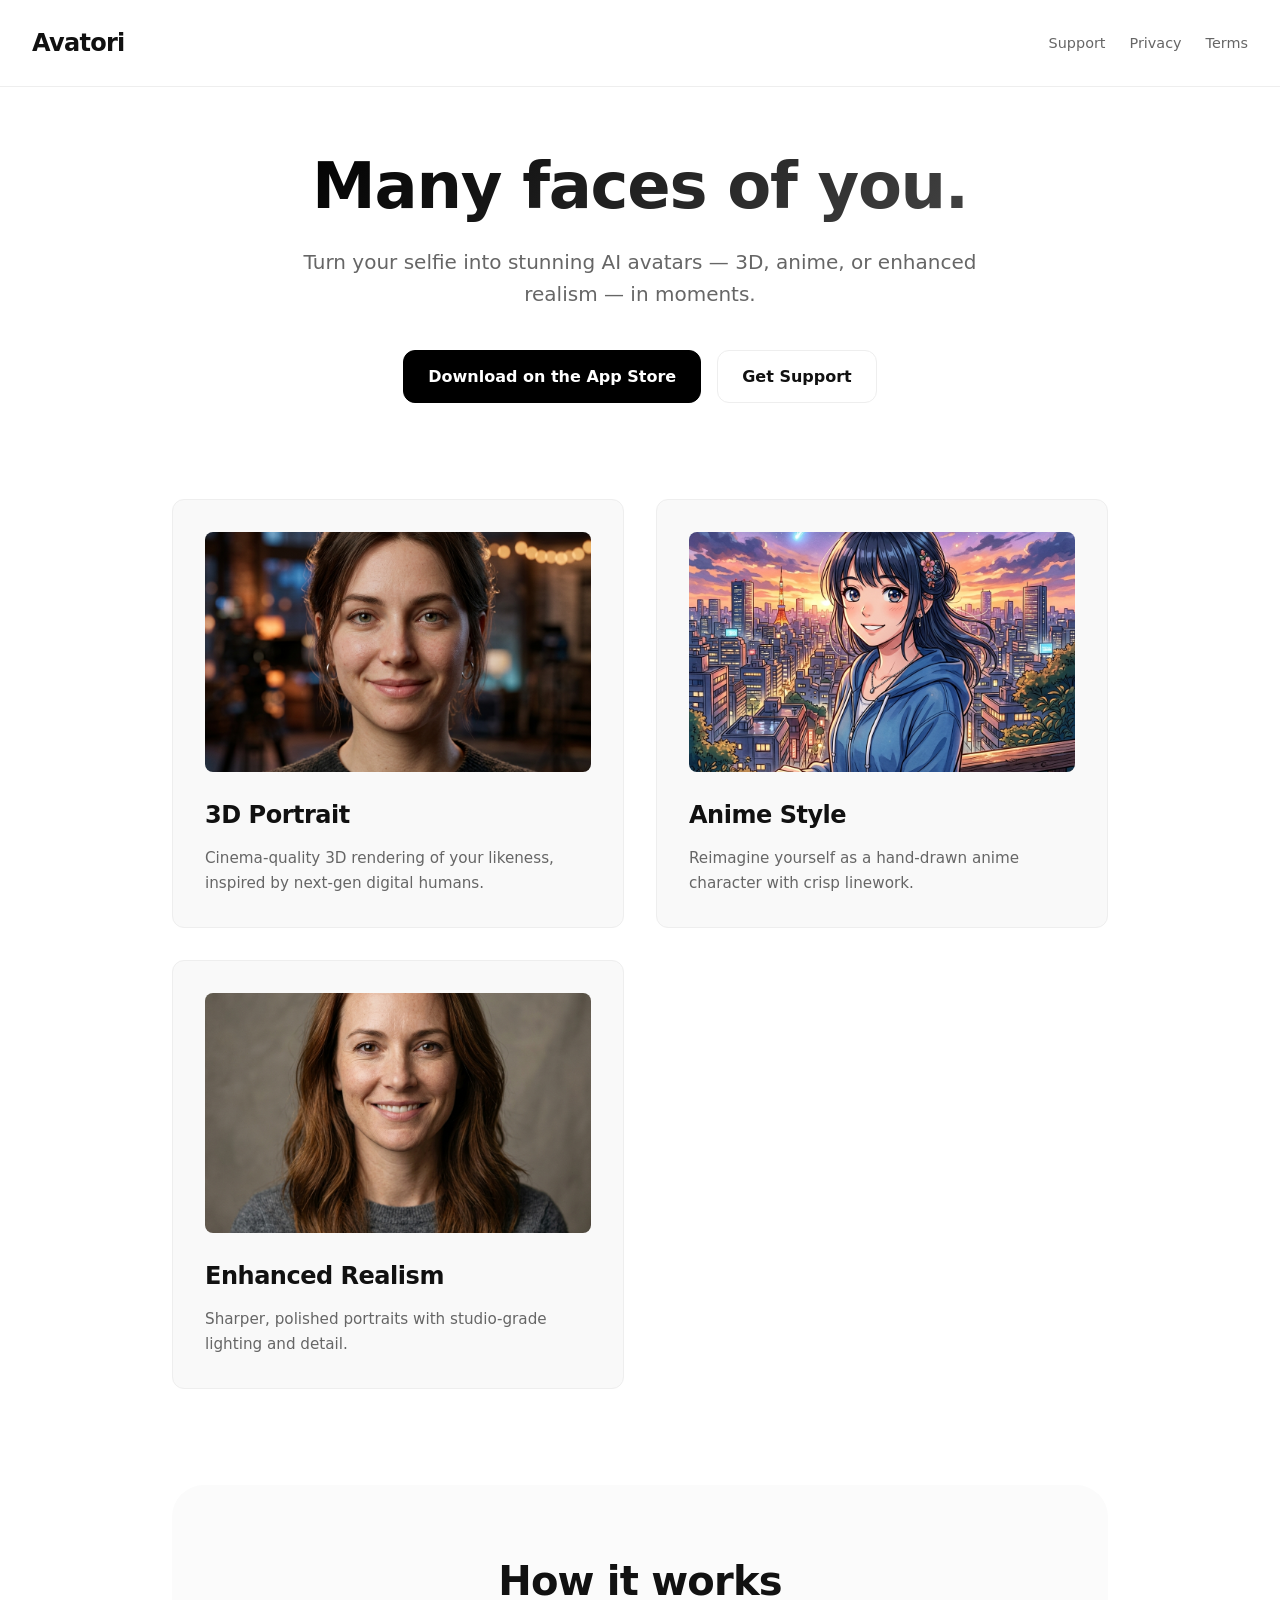
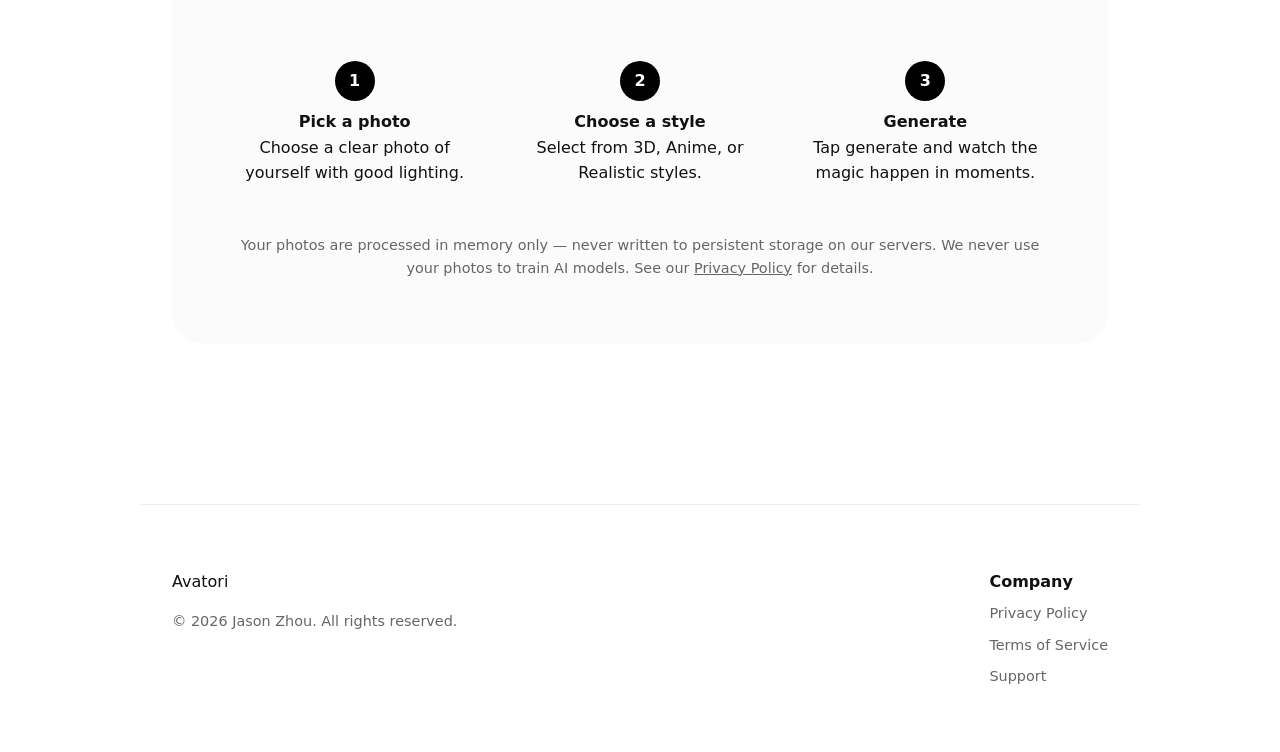
<file: index.html>
<!DOCTYPE html>
<html lang="en">
<head>
  <meta charset="UTF-8" />
  <meta name="viewport" content="width=device-width, initial-scale=1.0" />
  <title>Avatori — AI Avatar Studio</title>
  <meta name="description" content="Avatori turns your selfie into stunning AI avatars in moments. 3D portraits, anime, and enhanced realism — on iOS." />
  <meta property="og:title" content="Avatori — AI Avatar Studio" />
  <meta property="og:description" content="Turn your selfie into stunning AI avatars in moments." />
  <link rel="stylesheet" href="styles.css" />
</head>
<body>
  <header class="site">
    <a href="/" class="brand">Avatori</a>
    <nav>
      <a href="support.html">Support</a>
      <a href="privacy.html">Privacy</a>
      <a href="terms.html">Terms</a>
    </nav>
  </header>

  <main>
    <section class="hero">
      <h1>Many faces of you.</h1>
      <p class="tagline">Turn your selfie into stunning AI avatars — 3D, anime, or enhanced realism — in moments.</p>
      <div class="cta-row">
        <a class="cta primary" href="#">Download on the App Store</a>
        <a class="cta" href="support.html">Get Support</a>
      </div>
    </section>

    <section class="features">
      <div class="feature">
        <img src="avatar-3d.png" alt="3D Portrait example" />
        <h3>3D Portrait</h3>
        <p>Cinema-quality 3D rendering of your likeness, inspired by next-gen digital humans.</p>
      </div>
      <div class="feature">
        <img src="avatar-anime.png" alt="Anime Style example" />
        <h3>Anime Style</h3>
        <p>Reimagine yourself as a hand-drawn anime character with crisp linework.</p>
      </div>
      <div class="feature">
        <img src="avatar-realistic.png" alt="Enhanced Realism example" />
        <h3>Enhanced Realism</h3>
        <p>Sharper, polished portraits with studio-grade lighting and detail.</p>
      </div>
    </section>

    <section class="how-it-works">
      <h2>How it works</h2>
      <ol>
        <li>
          <strong>Pick a photo</strong>
          <p>Choose a clear photo of yourself with good lighting.</p>
        </li>
        <li>
          <strong>Choose a style</strong>
          <p>Select from 3D, Anime, or Realistic styles.</p>
        </li>
        <li>
          <strong>Generate</strong>
          <p>Tap generate and watch the magic happen in moments.</p>
        </li>
      </ol>
      <p class="muted" style="text-align: center;">Your photos are processed in memory only — never written to persistent storage on our servers. We never use your photos to train AI models. See our <a href="privacy.html" style="text-decoration: underline;">Privacy Policy</a> for details.</p>
    </section>
  </main>

  <footer class="site">
    <div>
      <div class="brand" style="margin-bottom: 1rem;">Avatori</div>
      <p class="muted">&copy; <span id="year">2026</span> Jason Zhou. All rights reserved.</p>
    </div>
    <nav>
      <strong>Company</strong>
      <a href="privacy.html">Privacy Policy</a>
      <a href="terms.html">Terms of Service</a>
      <a href="support.html">Support</a>
    </nav>
  </footer>

  <script>
    document.getElementById('year').textContent = new Date().getFullYear();
  </script>
</body>
</html>
</file>
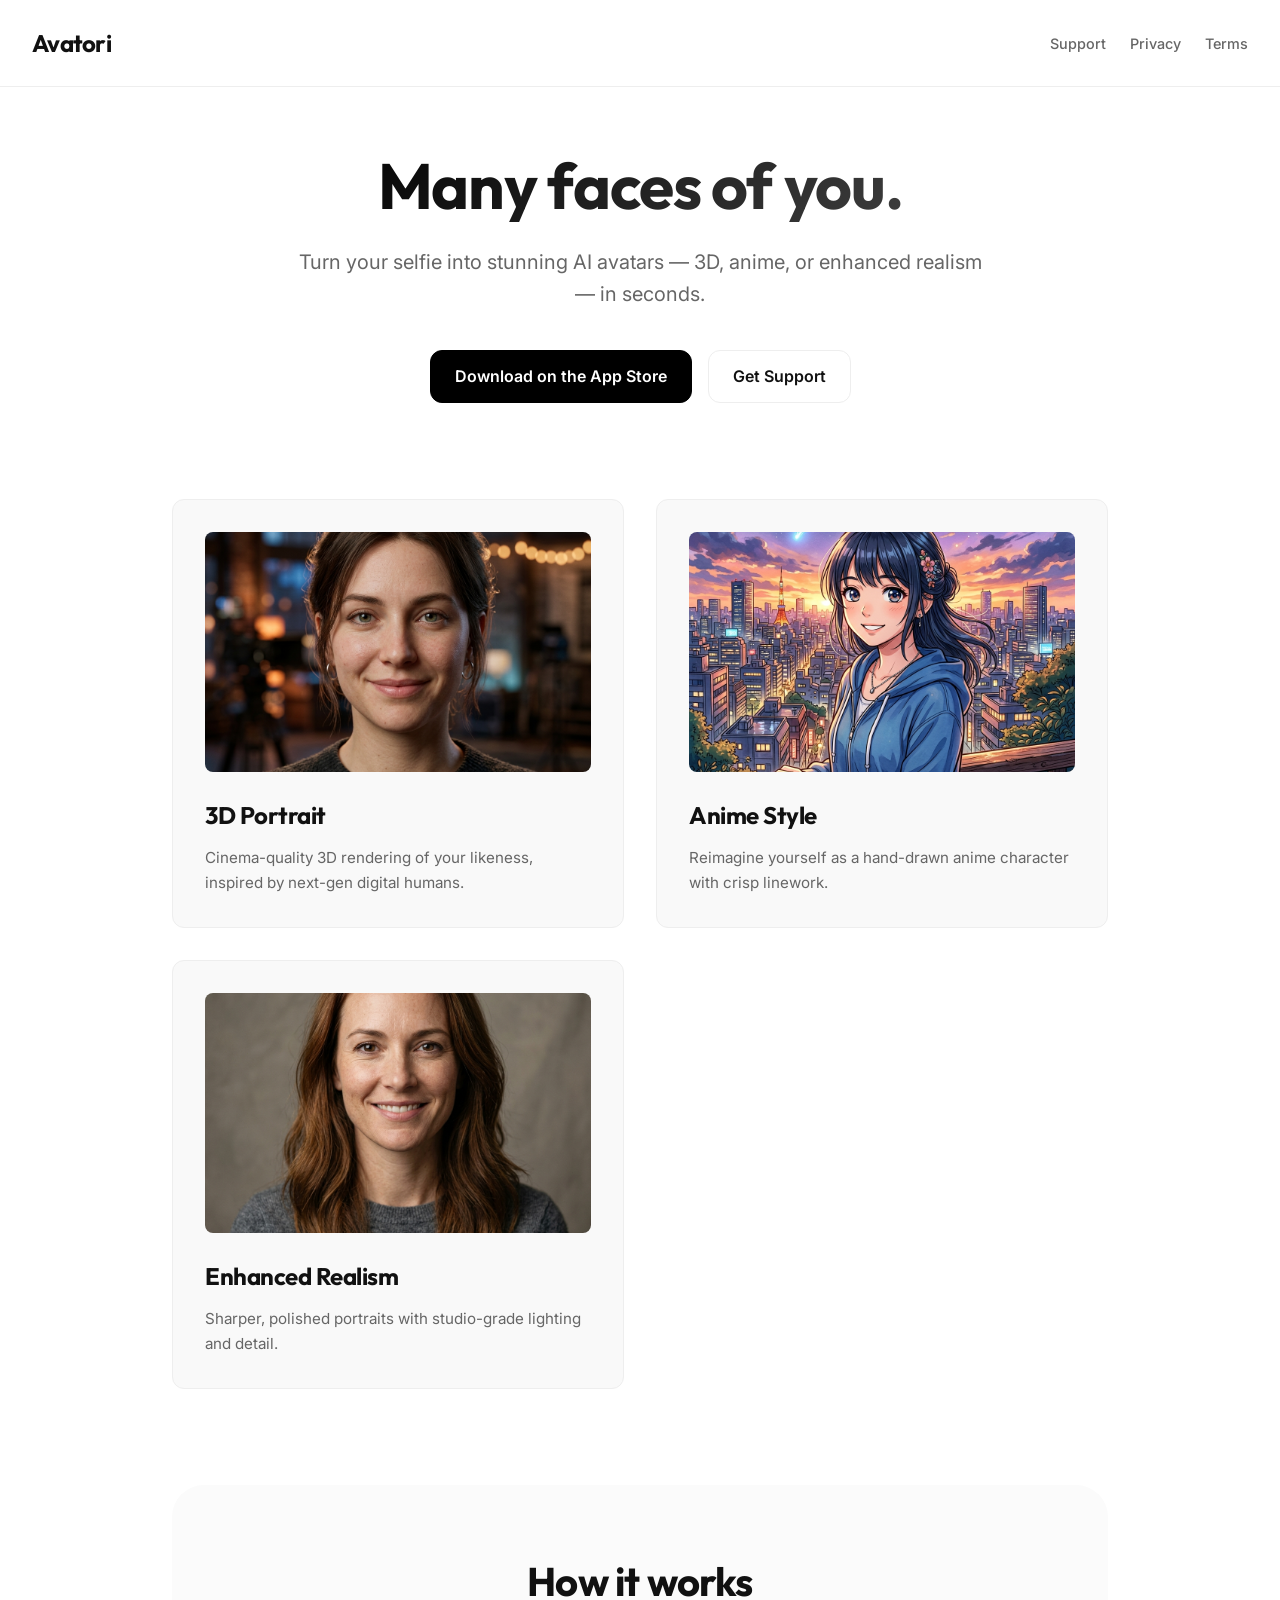
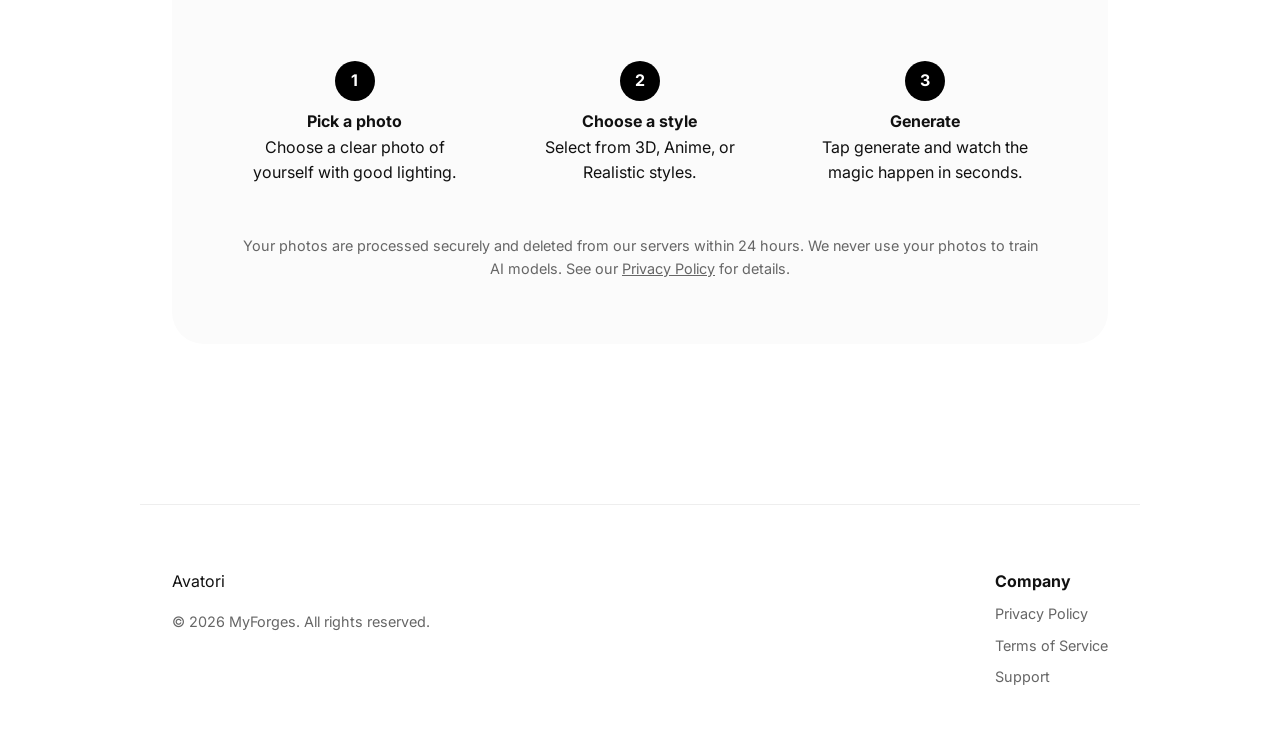
<file: website/index.html>
<!DOCTYPE html>
<html lang="en">
<head>
  <meta charset="UTF-8" />
  <meta name="viewport" content="width=device-width, initial-scale=1.0" />
  <title>Avatori — AI Avatar Studio</title>
  <meta name="description" content="Avatori turns your selfie into stunning AI avatars in seconds. 3D portraits, anime, and enhanced realism — on iOS." />
  <meta property="og:title" content="Avatori — AI Avatar Studio" />
  <meta property="og:description" content="Turn your selfie into stunning AI avatars in seconds." />
  <link rel="stylesheet" href="styles.css" />
</head>
<body>
  <header class="site">
    <a href="/" class="brand">Avatori</a>
    <nav>
      <a href="support.html">Support</a>
      <a href="privacy.html">Privacy</a>
      <a href="terms.html">Terms</a>
    </nav>
  </header>

  <main>
    <section class="hero">
      <h1>Many faces of you.</h1>
      <p class="tagline">Turn your selfie into stunning AI avatars — 3D, anime, or enhanced realism — in seconds.</p>
      <div class="cta-row">
        <a class="cta primary" href="#">Download on the App Store</a>
        <a class="cta" href="support.html">Get Support</a>
      </div>
    </section>

    <section class="features">
      <div class="feature">
        <img src="avatar-3d.png" alt="3D Portrait example" />
        <h3>3D Portrait</h3>
        <p>Cinema-quality 3D rendering of your likeness, inspired by next-gen digital humans.</p>
      </div>
      <div class="feature">
        <img src="avatar-anime.png" alt="Anime Style example" />
        <h3>Anime Style</h3>
        <p>Reimagine yourself as a hand-drawn anime character with crisp linework.</p>
      </div>
      <div class="feature">
        <img src="avatar-realistic.png" alt="Enhanced Realism example" />
        <h3>Enhanced Realism</h3>
        <p>Sharper, polished portraits with studio-grade lighting and detail.</p>
      </div>
    </section>

    <section class="how-it-works">
      <h2>How it works</h2>
      <ol>
        <li>
          <strong>Pick a photo</strong>
          <p>Choose a clear photo of yourself with good lighting.</p>
        </li>
        <li>
          <strong>Choose a style</strong>
          <p>Select from 3D, Anime, or Realistic styles.</p>
        </li>
        <li>
          <strong>Generate</strong>
          <p>Tap generate and watch the magic happen in seconds.</p>
        </li>
      </ol>
      <p class="muted" style="text-align: center;">Your photos are processed securely and deleted from our servers within 24 hours. We never use your photos to train AI models. See our <a href="privacy.html" style="text-decoration: underline;">Privacy Policy</a> for details.</p>
    </section>
  </main>

  <footer class="site">
    <div>
      <div class="brand" style="margin-bottom: 1rem;">Avatori</div>
      <p class="muted">&copy; <span id="year">2026</span> MyForges. All rights reserved.</p>
    </div>
    <nav>
      <strong>Company</strong>
      <a href="privacy.html">Privacy Policy</a>
      <a href="terms.html">Terms of Service</a>
      <a href="support.html">Support</a>
    </nav>
  </footer>

  <script>
    document.getElementById('year').textContent = new Date().getFullYear();
  </script>
</body>
</html>
</file>
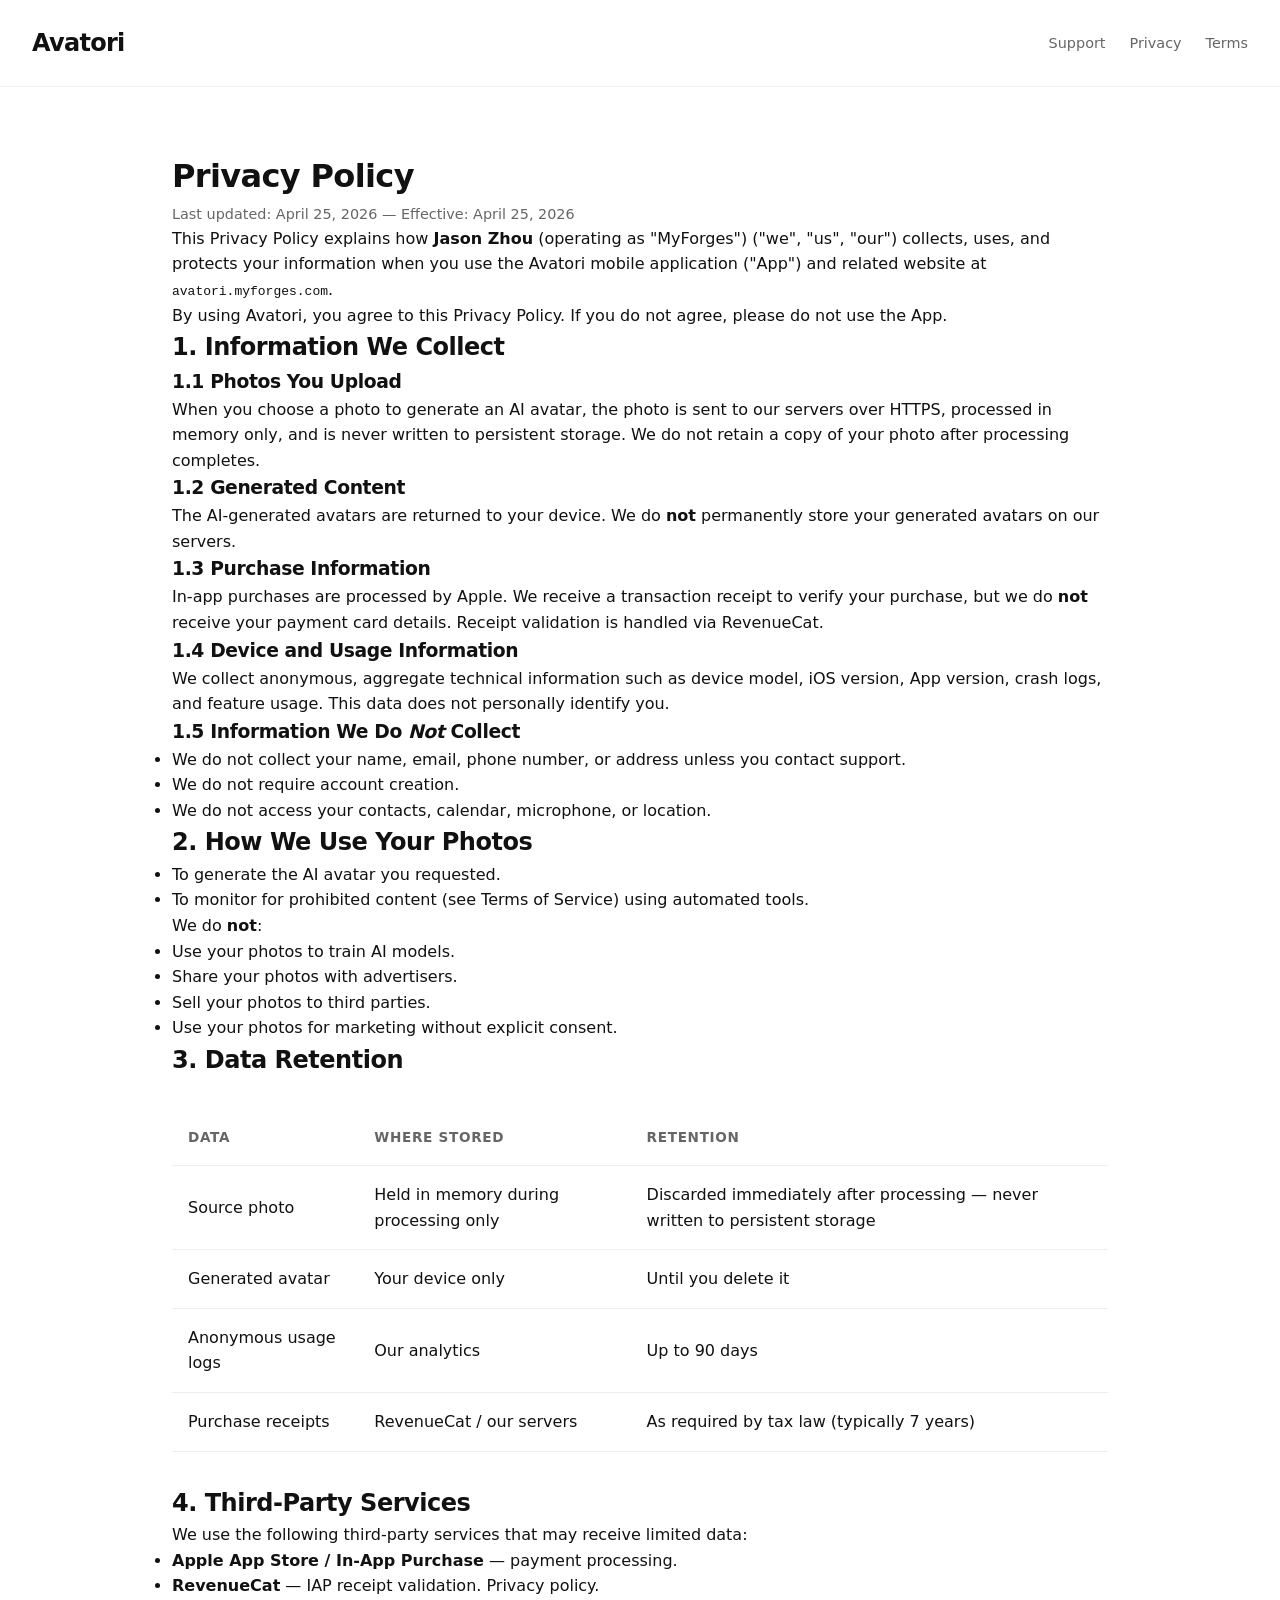
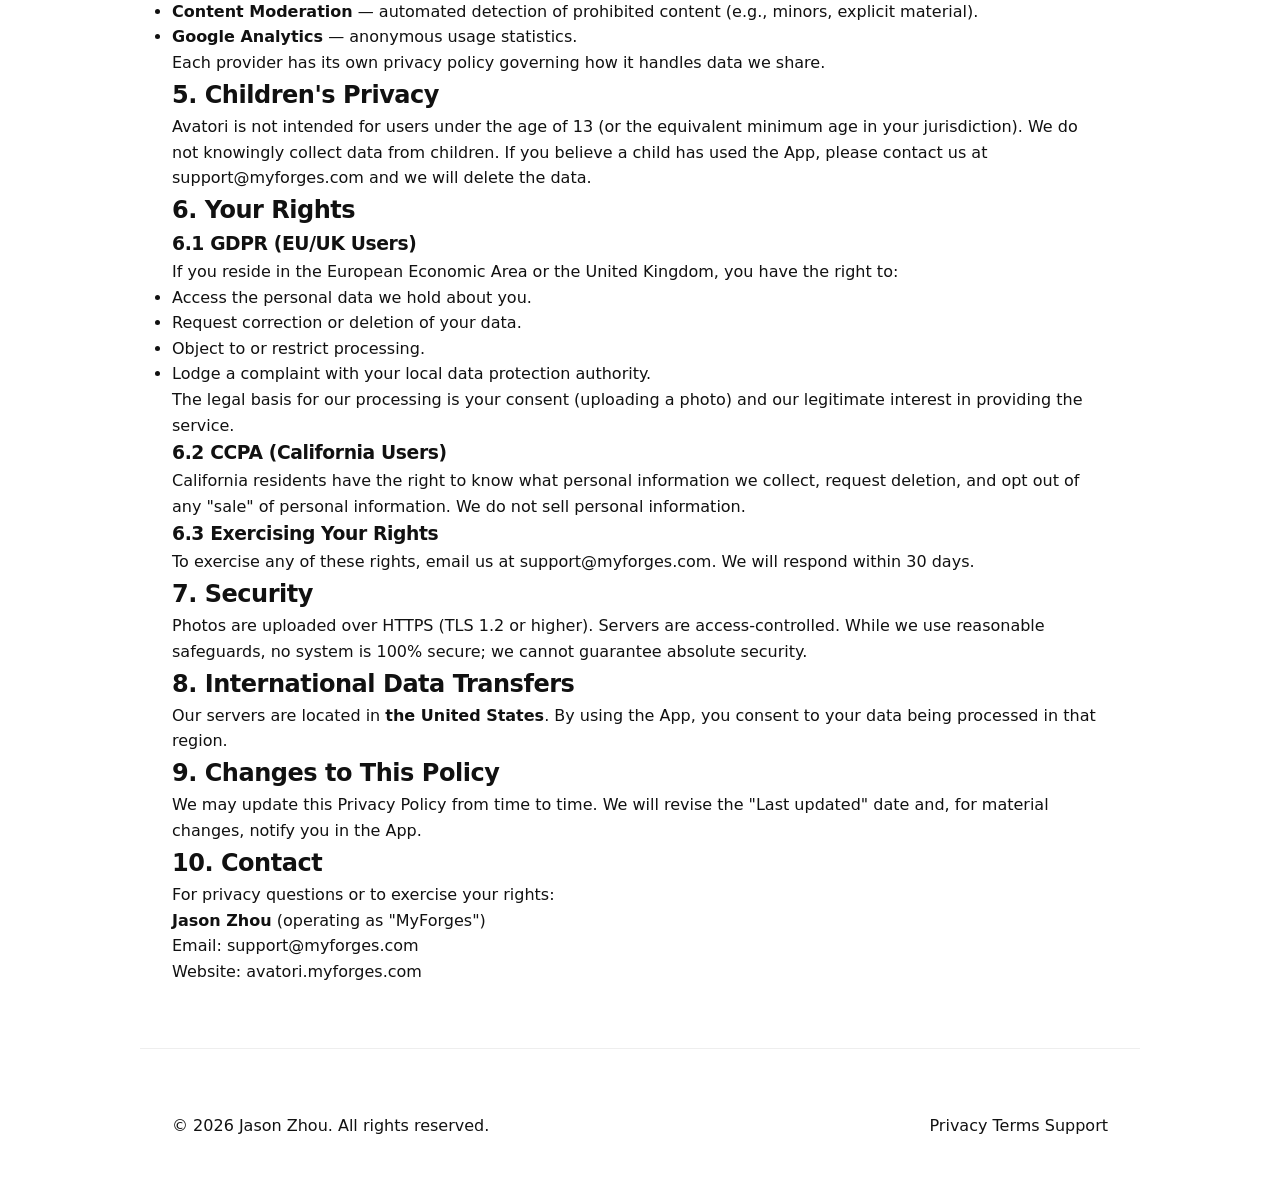
<file: privacy.html>
<!DOCTYPE html>
<html lang="en">
<head>
  <meta charset="UTF-8" />
  <meta name="viewport" content="width=device-width, initial-scale=1.0" />
  <title>Privacy Policy — Avatori</title>
  <link rel="stylesheet" href="styles.css" />
</head>
<body>
  <header class="site">
    <a href="/" class="brand">Avatori</a>
    <nav>
      <a href="support.html">Support</a>
      <a href="privacy.html">Privacy</a>
      <a href="terms.html">Terms</a>
    </nav>
  </header>

  <main>
    <h1>Privacy Policy</h1>
    <p class="muted">Last updated: April 25, 2026 — Effective: April 25, 2026</p>

    <p>This Privacy Policy explains how <strong>Jason Zhou</strong> (operating as "MyForges") ("we", "us", "our") collects, uses, and protects your information when you use the Avatori mobile application ("App") and related website at <code>avatori.myforges.com</code>.</p>

    <p>By using Avatori, you agree to this Privacy Policy. If you do not agree, please do not use the App.</p>

    <h2>1. Information We Collect</h2>

    <h3>1.1 Photos You Upload</h3>
    <p>When you choose a photo to generate an AI avatar, the photo is sent to our servers over HTTPS, processed in memory only, and is never written to persistent storage. We do not retain a copy of your photo after processing completes.</p>

    <h3>1.2 Generated Content</h3>
    <p>The AI-generated avatars are returned to your device. We do <strong>not</strong> permanently store your generated avatars on our servers.</p>

    <h3>1.3 Purchase Information</h3>
    <p>In-app purchases are processed by Apple. We receive a transaction receipt to verify your purchase, but we do <strong>not</strong> receive your payment card details. Receipt validation is handled via RevenueCat.</p>

    <h3>1.4 Device and Usage Information</h3>
    <p>We collect anonymous, aggregate technical information such as device model, iOS version, App version, crash logs, and feature usage. This data does not personally identify you.</p>

    <h3>1.5 Information We Do <em>Not</em> Collect</h3>
    <ul>
      <li>We do not collect your name, email, phone number, or address unless you contact support.</li>
      <li>We do not require account creation.</li>
      <li>We do not access your contacts, calendar, microphone, or location.</li>
    </ul>

    <h2>2. How We Use Your Photos</h2>
    <ul>
      <li>To generate the AI avatar you requested.</li>
      <li>To monitor for prohibited content (see Terms of Service) using automated tools.</li>
    </ul>
    <p>We do <strong>not</strong>:</p>
    <ul>
      <li>Use your photos to train AI models.</li>
      <li>Share your photos with advertisers.</li>
      <li>Sell your photos to third parties.</li>
      <li>Use your photos for marketing without explicit consent.</li>
    </ul>

    <h2>3. Data Retention</h2>
    <table>
      <tr><th>Data</th><th>Where stored</th><th>Retention</th></tr>
      <tr><td>Source photo</td><td>Held in memory during processing only</td><td>Discarded immediately after processing — never written to persistent storage</td></tr>
      <tr><td>Generated avatar</td><td>Your device only</td><td>Until you delete it</td></tr>
      <tr><td>Anonymous usage logs</td><td>Our analytics</td><td>Up to 90 days</td></tr>
      <tr><td>Purchase receipts</td><td>RevenueCat / our servers</td><td>As required by tax law (typically 7 years)</td></tr>
    </table>

    <h2>4. Third-Party Services</h2>
    <p>We use the following third-party services that may receive limited data:</p>
    <ul>
      <li><strong>Apple App Store / In-App Purchase</strong> — payment processing.</li>
      <li><strong>RevenueCat</strong> — IAP receipt validation. <a href="https://www.revenuecat.com/privacy" target="_blank" rel="noopener">Privacy policy</a>.</li>
      <li><strong>Content Moderation</strong> — automated detection of prohibited content (e.g., minors, explicit material).</li>
      <li><strong>Google Analytics</strong> — anonymous usage statistics.</li>
    </ul>
    <p>Each provider has its own privacy policy governing how it handles data we share.</p>

    <h2>5. Children's Privacy</h2>
    <p>Avatori is not intended for users under the age of 13 (or the equivalent minimum age in your jurisdiction). We do not knowingly collect data from children. If you believe a child has used the App, please contact us at <a href="mailto:support@myforges.com">support@myforges.com</a> and we will delete the data.</p>

    <h2>6. Your Rights</h2>

    <h3>6.1 GDPR (EU/UK Users)</h3>
    <p>If you reside in the European Economic Area or the United Kingdom, you have the right to:</p>
    <ul>
      <li>Access the personal data we hold about you.</li>
      <li>Request correction or deletion of your data.</li>
      <li>Object to or restrict processing.</li>
      <li>Lodge a complaint with your local data protection authority.</li>
    </ul>
    <p>The legal basis for our processing is your consent (uploading a photo) and our legitimate interest in providing the service.</p>

    <h3>6.2 CCPA (California Users)</h3>
    <p>California residents have the right to know what personal information we collect, request deletion, and opt out of any "sale" of personal information. We do not sell personal information.</p>

    <h3>6.3 Exercising Your Rights</h3>
    <p>To exercise any of these rights, email us at <a href="mailto:support@myforges.com">support@myforges.com</a>. We will respond within 30 days.</p>

    <h2>7. Security</h2>
    <p>Photos are uploaded over HTTPS (TLS 1.2 or higher). Servers are access-controlled. While we use reasonable safeguards, no system is 100% secure; we cannot guarantee absolute security.</p>

    <h2>8. International Data Transfers</h2>
    <p>Our servers are located in <strong>the United States</strong>. By using the App, you consent to your data being processed in that region.</p>

    <h2>9. Changes to This Policy</h2>
    <p>We may update this Privacy Policy from time to time. We will revise the "Last updated" date and, for material changes, notify you in the App.</p>

    <h2>10. Contact</h2>
    <p>For privacy questions or to exercise your rights:</p>
    <p>
      <strong>Jason Zhou</strong> (operating as "MyForges")<br />
      Email: <a href="mailto:support@myforges.com">support@myforges.com</a><br />
      Website: <a href="https://avatori.myforges.com">avatori.myforges.com</a>
    </p>
  </main>

  <footer class="site">
    <div>&copy; 2026 Jason Zhou. All rights reserved.</div>
    <div>
      <a href="privacy.html">Privacy</a>
      <a href="terms.html">Terms</a>
      <a href="support.html">Support</a>
    </div>
  </footer>
</body>
</html>
</file>
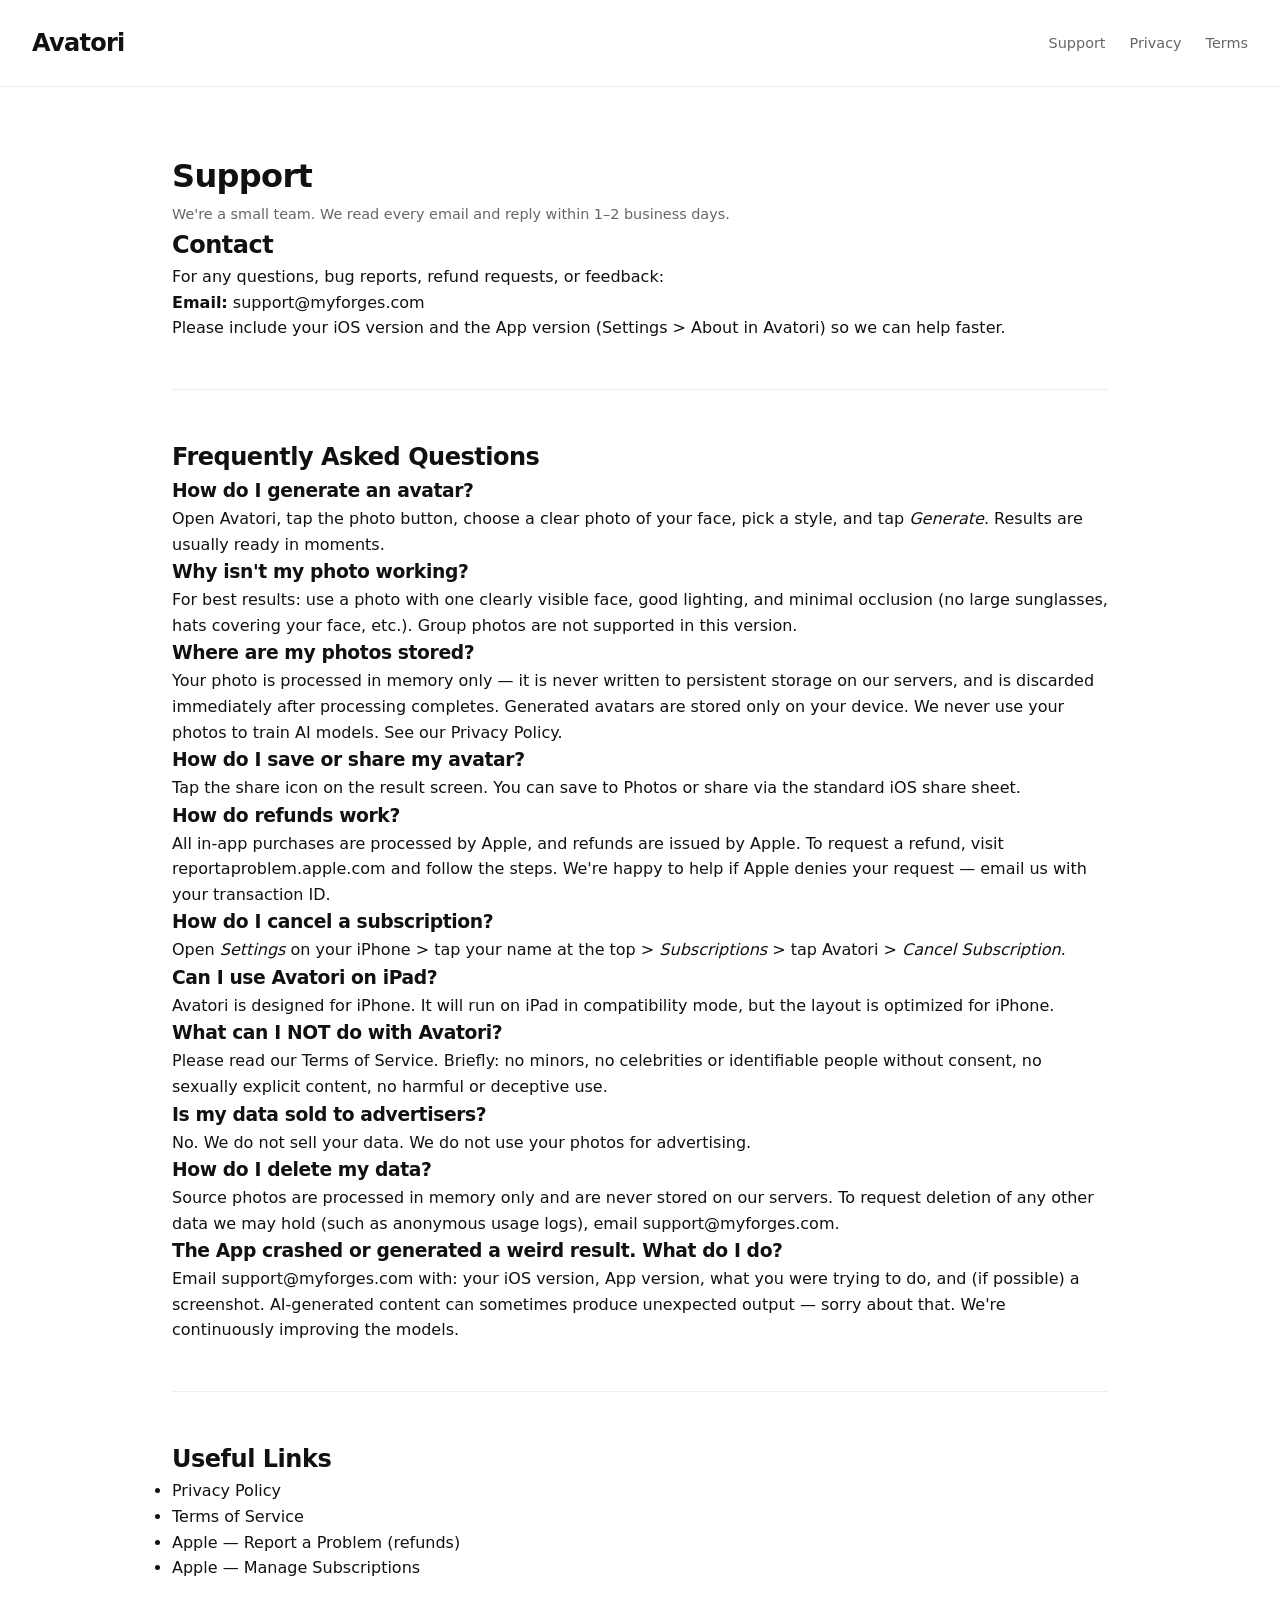
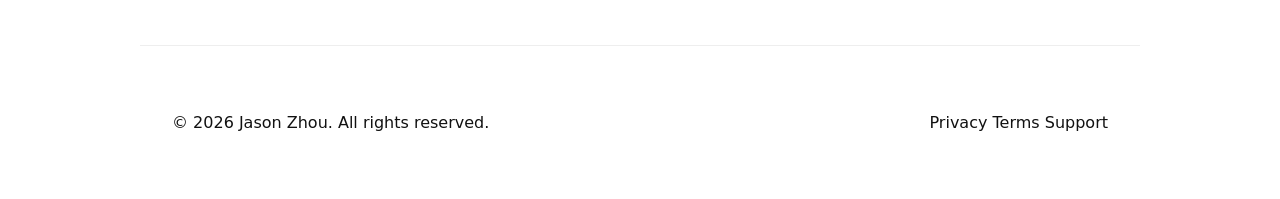
<file: support.html>
<!DOCTYPE html>
<html lang="en">
<head>
  <meta charset="UTF-8" />
  <meta name="viewport" content="width=device-width, initial-scale=1.0" />
  <title>Support — Avatori</title>
  <link rel="stylesheet" href="styles.css" />
</head>
<body>
  <header class="site">
    <a href="/" class="brand">Avatori</a>
    <nav>
      <a href="support.html">Support</a>
      <a href="privacy.html">Privacy</a>
      <a href="terms.html">Terms</a>
    </nav>
  </header>

  <main>
    <h1>Support</h1>
    <p class="muted">We're a small team. We read every email and reply within 1–2 business days.</p>

    <h2>Contact</h2>
    <p>For any questions, bug reports, refund requests, or feedback:</p>
    <p><strong>Email:</strong> <a href="mailto:support@myforges.com">support@myforges.com</a></p>
    <p>Please include your iOS version and the App version (Settings &gt; About in Avatori) so we can help faster.</p>

    <hr />

    <h2>Frequently Asked Questions</h2>

    <h3>How do I generate an avatar?</h3>
    <p>Open Avatori, tap the photo button, choose a clear photo of your face, pick a style, and tap <em>Generate</em>. Results are usually ready in moments.</p>

    <h3>Why isn't my photo working?</h3>
    <p>For best results: use a photo with one clearly visible face, good lighting, and minimal occlusion (no large sunglasses, hats covering your face, etc.). Group photos are not supported in this version.</p>

    <h3>Where are my photos stored?</h3>
    <p>Your photo is processed in memory only — it is never written to persistent storage on our servers, and is discarded immediately after processing completes. Generated avatars are stored only on your device. We never use your photos to train AI models. See our <a href="privacy.html">Privacy Policy</a>.</p>

    <h3>How do I save or share my avatar?</h3>
    <p>Tap the share icon on the result screen. You can save to Photos or share via the standard iOS share sheet.</p>

    <h3>How do refunds work?</h3>
    <p>All in-app purchases are processed by Apple, and refunds are issued by Apple. To request a refund, visit <a href="https://reportaproblem.apple.com" target="_blank" rel="noopener">reportaproblem.apple.com</a> and follow the steps. We're happy to help if Apple denies your request — email us with your transaction ID.</p>

    <h3>How do I cancel a subscription?</h3>
    <p>Open <em>Settings</em> on your iPhone &gt; tap your name at the top &gt; <em>Subscriptions</em> &gt; tap Avatori &gt; <em>Cancel Subscription</em>.</p>

    <h3>Can I use Avatori on iPad?</h3>
    <p>Avatori is designed for iPhone. It will run on iPad in compatibility mode, but the layout is optimized for iPhone.</p>

    <h3>What can I NOT do with Avatori?</h3>
    <p>Please read our <a href="terms.html">Terms of Service</a>. Briefly: no minors, no celebrities or identifiable people without consent, no sexually explicit content, no harmful or deceptive use.</p>

    <h3>Is my data sold to advertisers?</h3>
    <p>No. We do not sell your data. We do not use your photos for advertising.</p>

    <h3>How do I delete my data?</h3>
    <p>Source photos are processed in memory only and are never stored on our servers. To request deletion of any other data we may hold (such as anonymous usage logs), email <a href="mailto:support@myforges.com">support@myforges.com</a>.</p>

    <h3>The App crashed or generated a weird result. What do I do?</h3>
    <p>Email <a href="mailto:support@myforges.com">support@myforges.com</a> with: your iOS version, App version, what you were trying to do, and (if possible) a screenshot. AI-generated content can sometimes produce unexpected output — sorry about that. We're continuously improving the models.</p>

    <hr />

    <h2>Useful Links</h2>
    <ul>
      <li><a href="privacy.html">Privacy Policy</a></li>
      <li><a href="terms.html">Terms of Service</a></li>
      <li><a href="https://reportaproblem.apple.com" target="_blank" rel="noopener">Apple — Report a Problem (refunds)</a></li>
      <li><a href="https://support.apple.com/en-us/HT202039" target="_blank" rel="noopener">Apple — Manage Subscriptions</a></li>
    </ul>
  </main>

  <footer class="site">
    <div>&copy; 2026 Jason Zhou. All rights reserved.</div>
    <div>
      <a href="privacy.html">Privacy</a>
      <a href="terms.html">Terms</a>
      <a href="support.html">Support</a>
    </div>
  </footer>
</body>
</html>
</file>
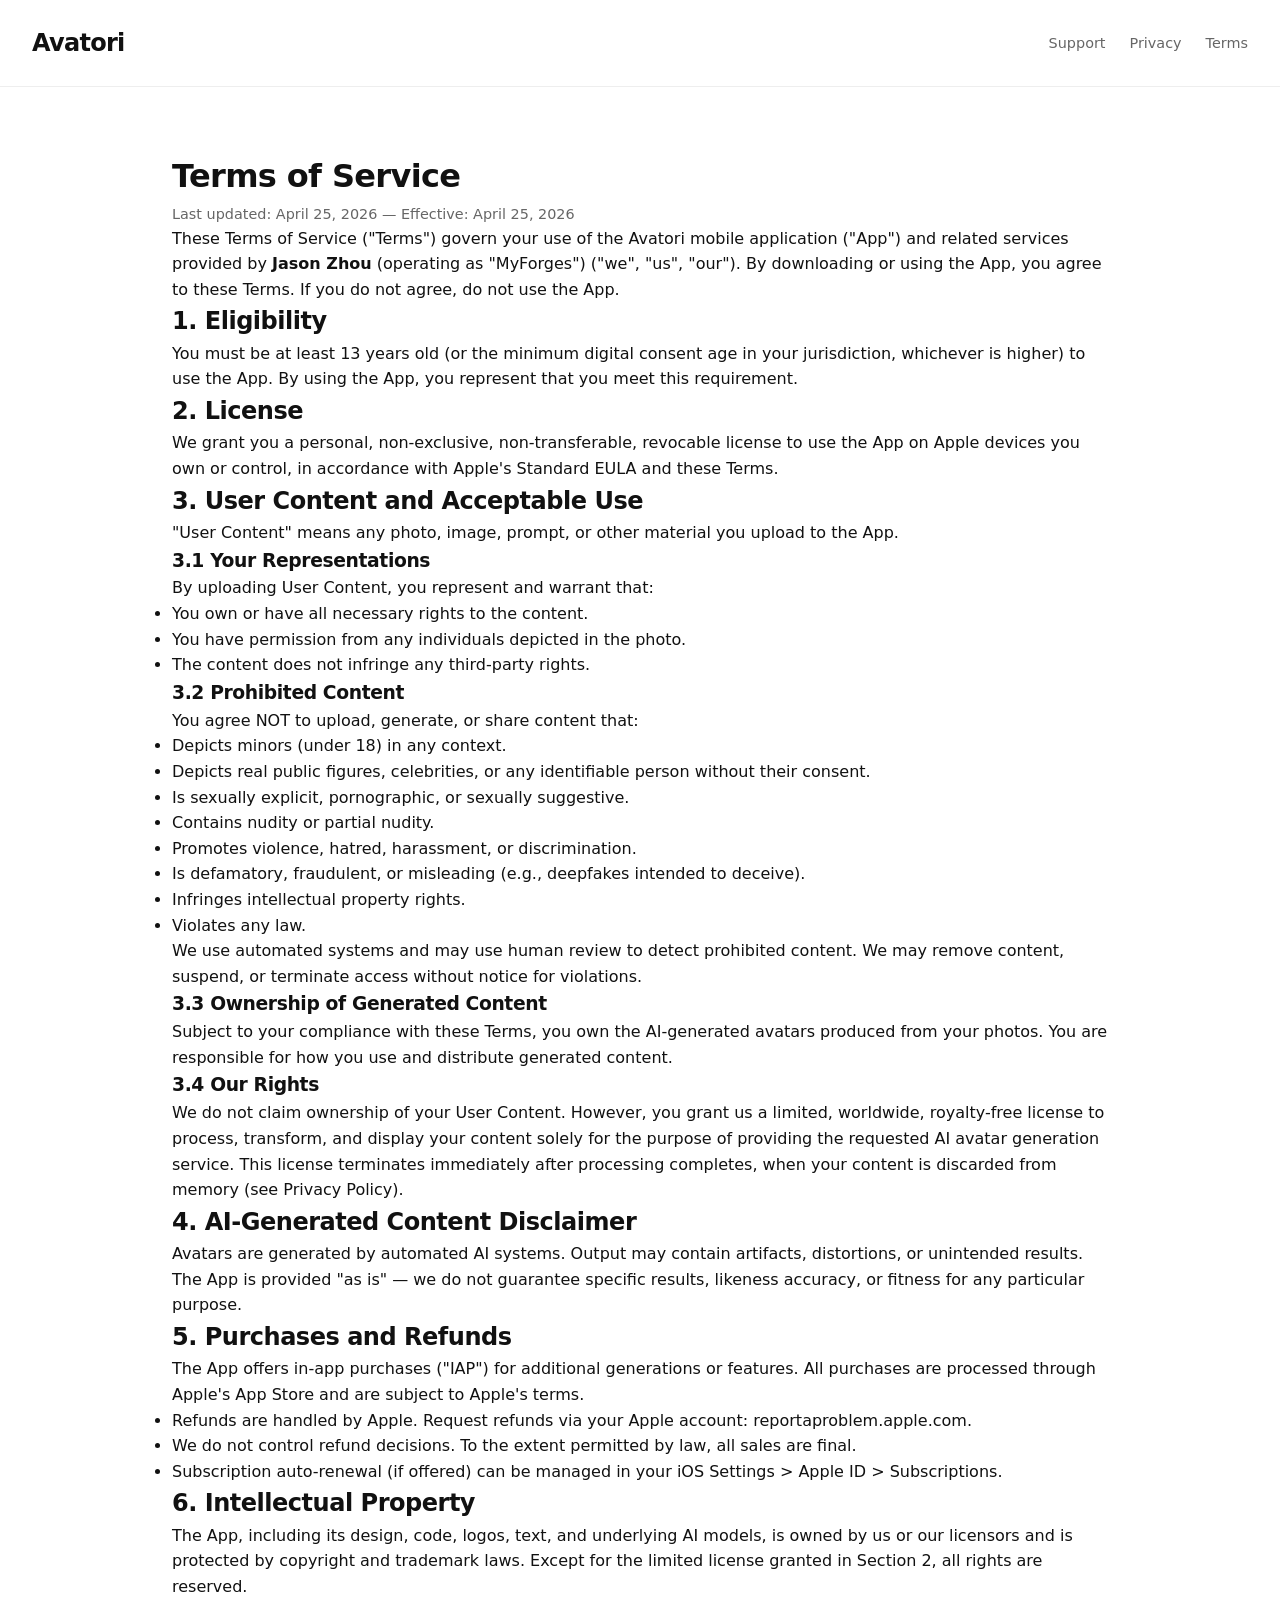
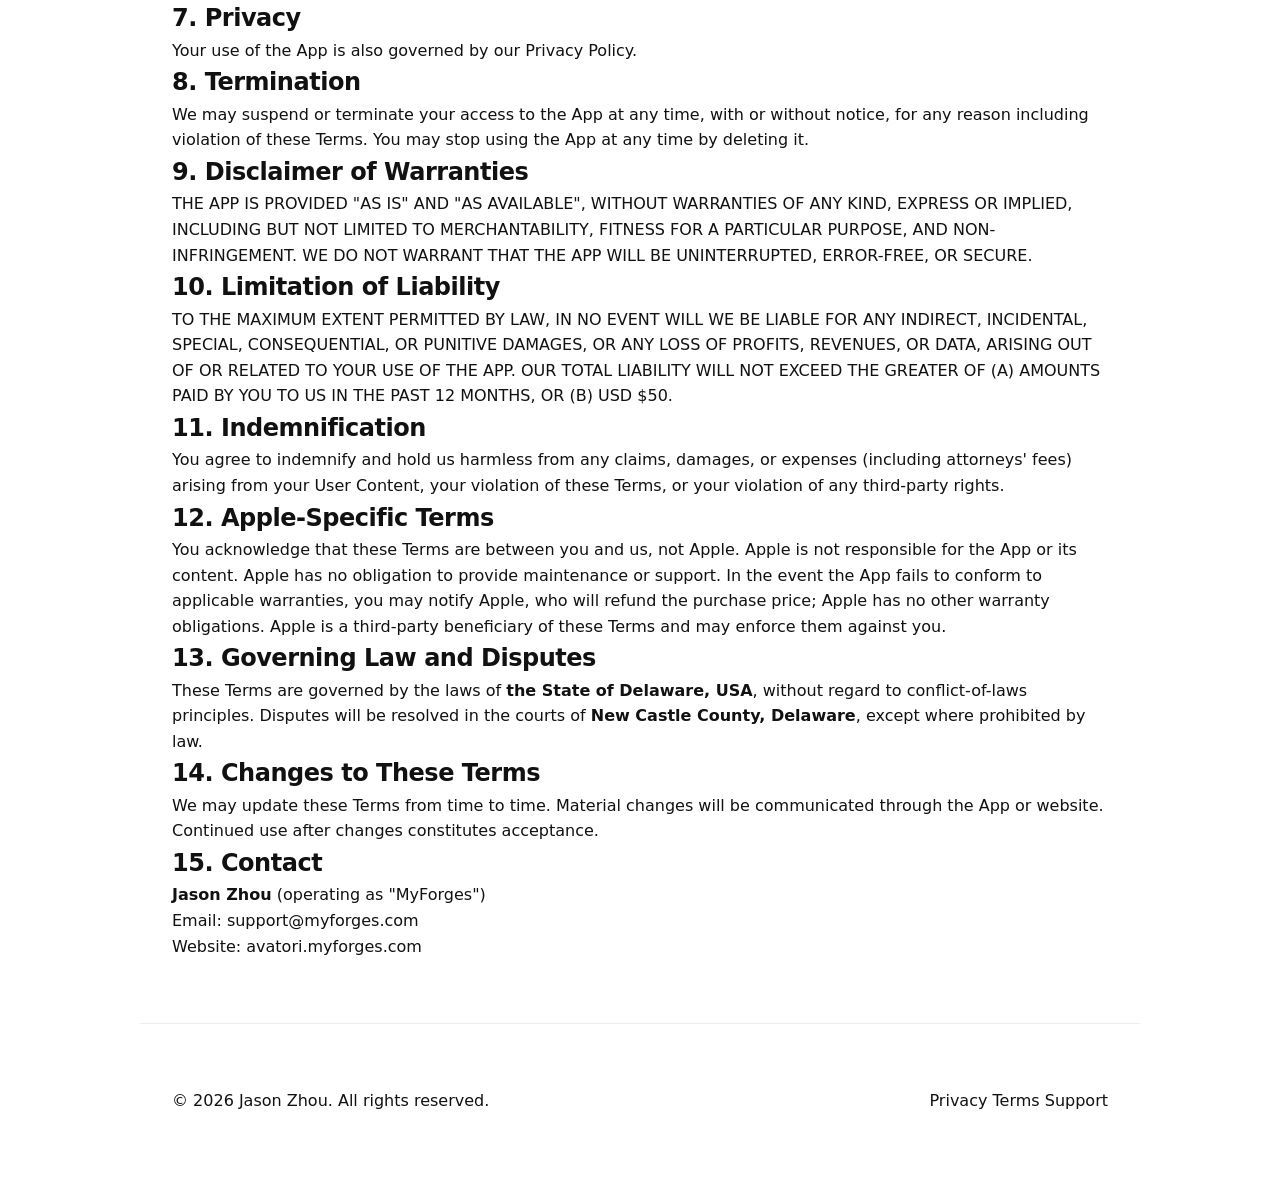
<file: terms.html>
<!DOCTYPE html>
<html lang="en">
<head>
  <meta charset="UTF-8" />
  <meta name="viewport" content="width=device-width, initial-scale=1.0" />
  <title>Terms of Service — Avatori</title>
  <link rel="stylesheet" href="styles.css" />
</head>
<body>
  <header class="site">
    <a href="/" class="brand">Avatori</a>
    <nav>
      <a href="support.html">Support</a>
      <a href="privacy.html">Privacy</a>
      <a href="terms.html">Terms</a>
    </nav>
  </header>

  <main>
    <h1>Terms of Service</h1>
    <p class="muted">Last updated: April 25, 2026 — Effective: April 25, 2026</p>

    <p>These Terms of Service ("Terms") govern your use of the Avatori mobile application ("App") and related services provided by <strong>Jason Zhou</strong> (operating as "MyForges") ("we", "us", "our"). By downloading or using the App, you agree to these Terms. If you do not agree, do not use the App.</p>

    <h2>1. Eligibility</h2>
    <p>You must be at least 13 years old (or the minimum digital consent age in your jurisdiction, whichever is higher) to use the App. By using the App, you represent that you meet this requirement.</p>

    <h2>2. License</h2>
    <p>We grant you a personal, non-exclusive, non-transferable, revocable license to use the App on Apple devices you own or control, in accordance with Apple's <a href="https://www.apple.com/legal/internet-services/itunes/dev/stdeula/" target="_blank" rel="noopener">Standard EULA</a> and these Terms.</p>

    <h2>3. User Content and Acceptable Use</h2>
    <p>"User Content" means any photo, image, prompt, or other material you upload to the App.</p>

    <h3>3.1 Your Representations</h3>
    <p>By uploading User Content, you represent and warrant that:</p>
    <ul>
      <li>You own or have all necessary rights to the content.</li>
      <li>You have permission from any individuals depicted in the photo.</li>
      <li>The content does not infringe any third-party rights.</li>
    </ul>

    <h3>3.2 Prohibited Content</h3>
    <p>You agree NOT to upload, generate, or share content that:</p>
    <ul>
      <li>Depicts minors (under 18) in any context.</li>
      <li>Depicts real public figures, celebrities, or any identifiable person without their consent.</li>
      <li>Is sexually explicit, pornographic, or sexually suggestive.</li>
      <li>Contains nudity or partial nudity.</li>
      <li>Promotes violence, hatred, harassment, or discrimination.</li>
      <li>Is defamatory, fraudulent, or misleading (e.g., deepfakes intended to deceive).</li>
      <li>Infringes intellectual property rights.</li>
      <li>Violates any law.</li>
    </ul>
    <p>We use automated systems and may use human review to detect prohibited content. We may remove content, suspend, or terminate access without notice for violations.</p>

    <h3>3.3 Ownership of Generated Content</h3>
    <p>Subject to your compliance with these Terms, you own the AI-generated avatars produced from your photos. You are responsible for how you use and distribute generated content.</p>

    <h3>3.4 Our Rights</h3>
    <p>We do not claim ownership of your User Content. However, you grant us a limited, worldwide, royalty-free license to process, transform, and display your content solely for the purpose of providing the requested AI avatar generation service. This license terminates immediately after processing completes, when your content is discarded from memory (see Privacy Policy).</p>

    <h2>4. AI-Generated Content Disclaimer</h2>
    <p>Avatars are generated by automated AI systems. Output may contain artifacts, distortions, or unintended results. The App is provided "as is" — we do not guarantee specific results, likeness accuracy, or fitness for any particular purpose.</p>

    <h2>5. Purchases and Refunds</h2>
    <p>The App offers in-app purchases ("IAP") for additional generations or features. All purchases are processed through Apple's App Store and are subject to Apple's terms.</p>
    <ul>
      <li>Refunds are handled by Apple. Request refunds via your Apple account: <a href="https://reportaproblem.apple.com" target="_blank" rel="noopener">reportaproblem.apple.com</a>.</li>
      <li>We do not control refund decisions. To the extent permitted by law, all sales are final.</li>
      <li>Subscription auto-renewal (if offered) can be managed in your iOS Settings &gt; Apple ID &gt; Subscriptions.</li>
    </ul>

    <h2>6. Intellectual Property</h2>
    <p>The App, including its design, code, logos, text, and underlying AI models, is owned by us or our licensors and is protected by copyright and trademark laws. Except for the limited license granted in Section 2, all rights are reserved.</p>

    <h2>7. Privacy</h2>
    <p>Your use of the App is also governed by our <a href="privacy.html">Privacy Policy</a>.</p>

    <h2>8. Termination</h2>
    <p>We may suspend or terminate your access to the App at any time, with or without notice, for any reason including violation of these Terms. You may stop using the App at any time by deleting it.</p>

    <h2>9. Disclaimer of Warranties</h2>
    <p>THE APP IS PROVIDED "AS IS" AND "AS AVAILABLE", WITHOUT WARRANTIES OF ANY KIND, EXPRESS OR IMPLIED, INCLUDING BUT NOT LIMITED TO MERCHANTABILITY, FITNESS FOR A PARTICULAR PURPOSE, AND NON-INFRINGEMENT. WE DO NOT WARRANT THAT THE APP WILL BE UNINTERRUPTED, ERROR-FREE, OR SECURE.</p>

    <h2>10. Limitation of Liability</h2>
    <p>TO THE MAXIMUM EXTENT PERMITTED BY LAW, IN NO EVENT WILL WE BE LIABLE FOR ANY INDIRECT, INCIDENTAL, SPECIAL, CONSEQUENTIAL, OR PUNITIVE DAMAGES, OR ANY LOSS OF PROFITS, REVENUES, OR DATA, ARISING OUT OF OR RELATED TO YOUR USE OF THE APP. OUR TOTAL LIABILITY WILL NOT EXCEED THE GREATER OF (A) AMOUNTS PAID BY YOU TO US IN THE PAST 12 MONTHS, OR (B) USD $50.</p>

    <h2>11. Indemnification</h2>
    <p>You agree to indemnify and hold us harmless from any claims, damages, or expenses (including attorneys' fees) arising from your User Content, your violation of these Terms, or your violation of any third-party rights.</p>

    <h2>12. Apple-Specific Terms</h2>
    <p>You acknowledge that these Terms are between you and us, not Apple. Apple is not responsible for the App or its content. Apple has no obligation to provide maintenance or support. In the event the App fails to conform to applicable warranties, you may notify Apple, who will refund the purchase price; Apple has no other warranty obligations. Apple is a third-party beneficiary of these Terms and may enforce them against you.</p>

    <h2>13. Governing Law and Disputes</h2>
    <p>These Terms are governed by the laws of <strong>the State of Delaware, USA</strong>, without regard to conflict-of-laws principles. Disputes will be resolved in the courts of <strong>New Castle County, Delaware</strong>, except where prohibited by law.</p>

    <h2>14. Changes to These Terms</h2>
    <p>We may update these Terms from time to time. Material changes will be communicated through the App or website. Continued use after changes constitutes acceptance.</p>

    <h2>15. Contact</h2>
    <p>
      <strong>Jason Zhou</strong> (operating as "MyForges")<br />
      Email: <a href="mailto:support@myforges.com">support@myforges.com</a><br />
      Website: <a href="https://avatori.myforges.com">avatori.myforges.com</a>
    </p>
  </main>

  <footer class="site">
    <div>&copy; 2026 Jason Zhou. All rights reserved.</div>
    <div>
      <a href="privacy.html">Privacy</a>
      <a href="terms.html">Terms</a>
      <a href="support.html">Support</a>
    </div>
  </footer>
</body>
</html>
</file>
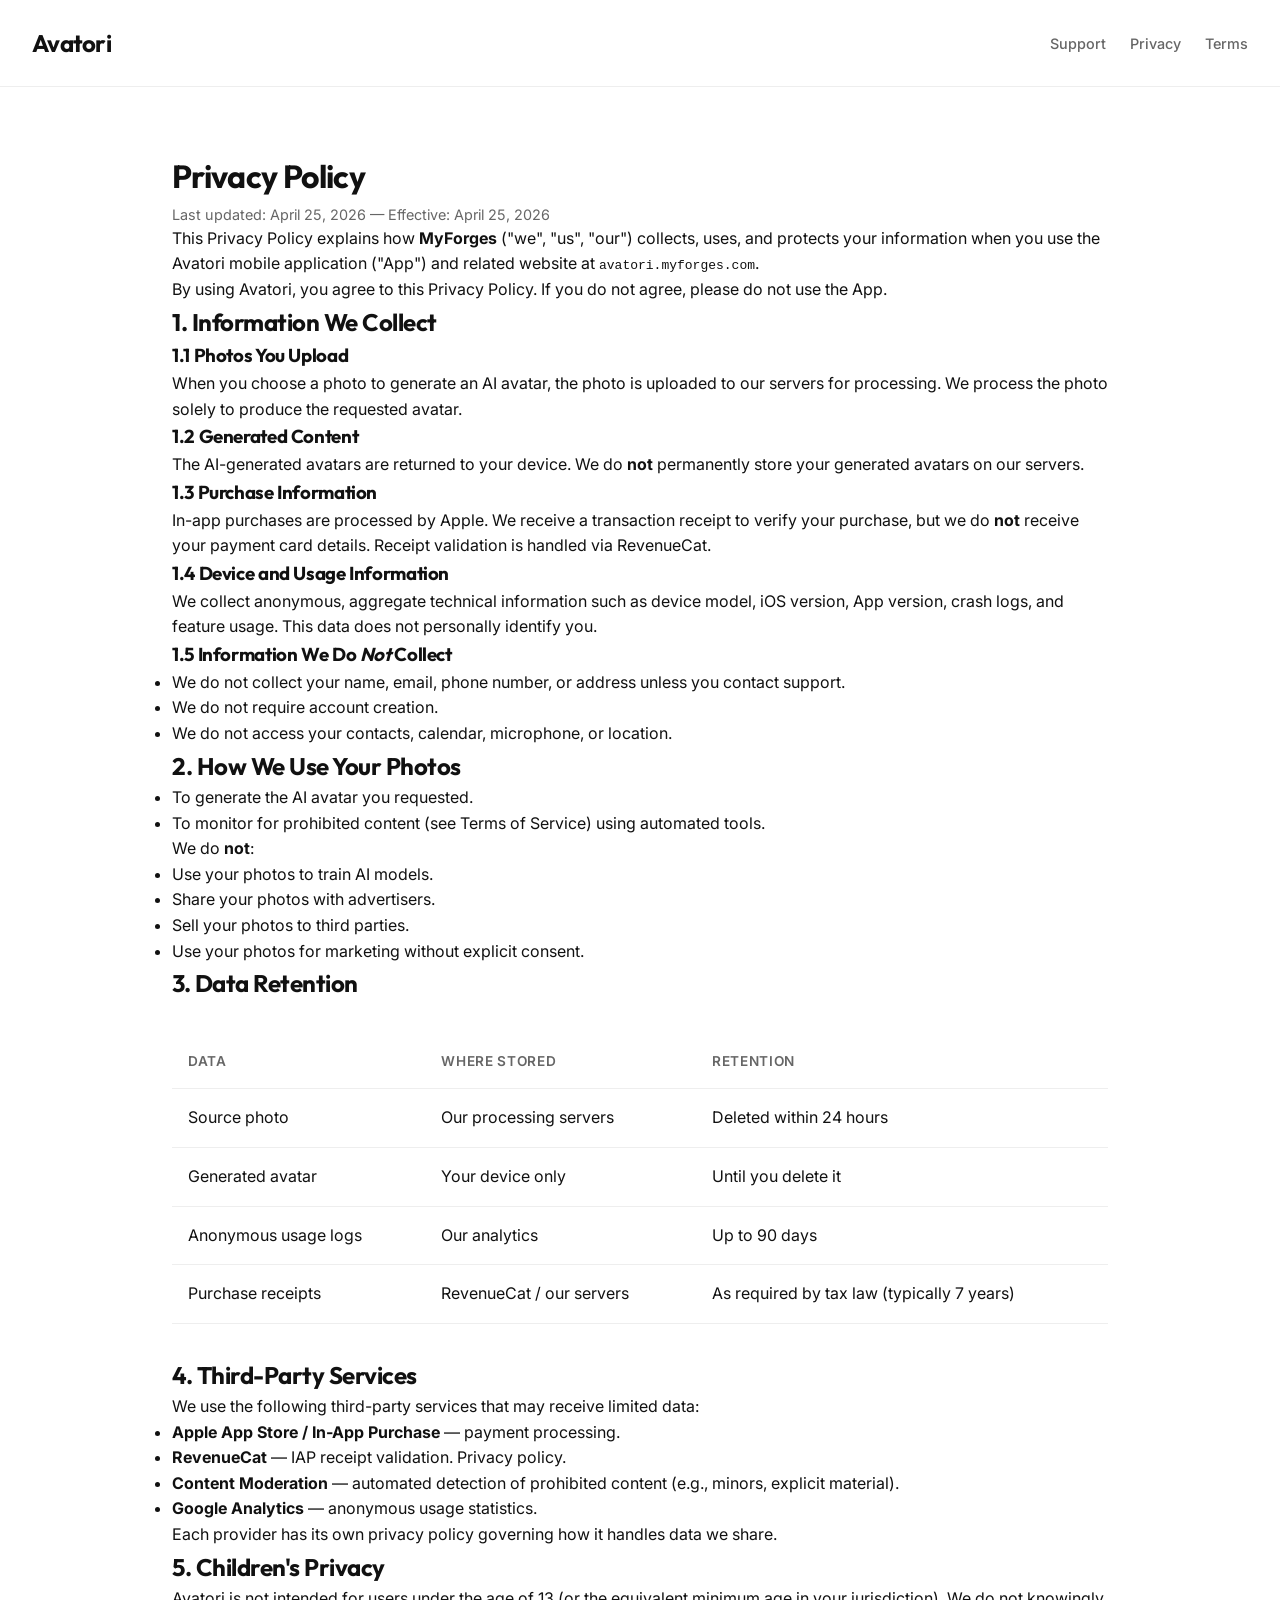
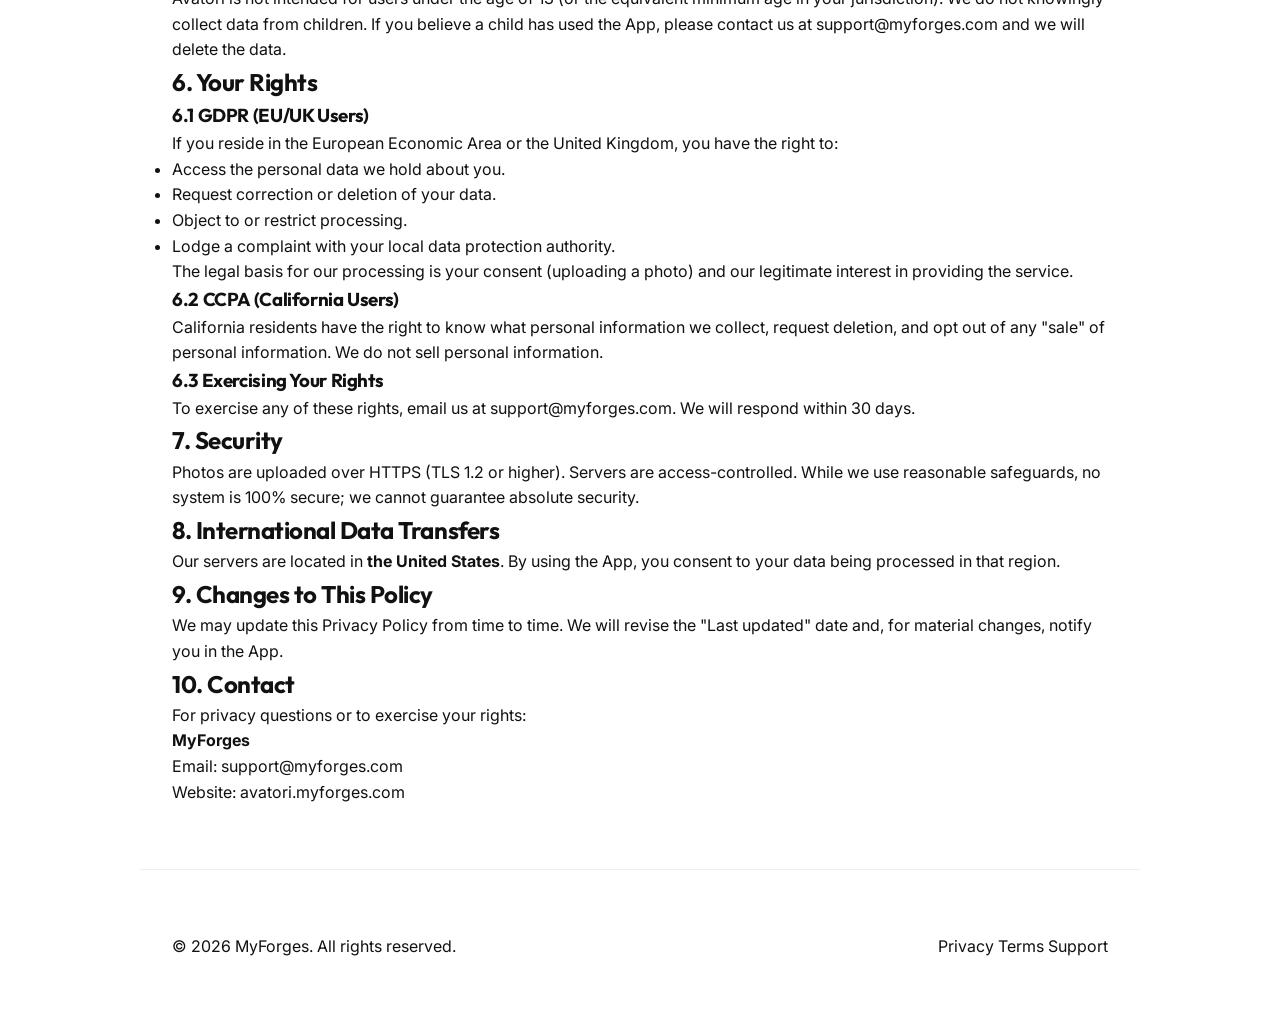
<file: website/privacy.html>
<!DOCTYPE html>
<html lang="en">
<head>
  <meta charset="UTF-8" />
  <meta name="viewport" content="width=device-width, initial-scale=1.0" />
  <title>Privacy Policy — Avatori</title>
  <link rel="stylesheet" href="styles.css" />
</head>
<body>
  <header class="site">
    <a href="/" class="brand">Avatori</a>
    <nav>
      <a href="support.html">Support</a>
      <a href="privacy.html">Privacy</a>
      <a href="terms.html">Terms</a>
    </nav>
  </header>

  <main>
    <h1>Privacy Policy</h1>
    <p class="muted">Last updated: April 25, 2026 — Effective: April 25, 2026</p>

    <p>This Privacy Policy explains how <strong>MyForges</strong> ("we", "us", "our") collects, uses, and protects your information when you use the Avatori mobile application ("App") and related website at <code>avatori.myforges.com</code>.</p>

    <p>By using Avatori, you agree to this Privacy Policy. If you do not agree, please do not use the App.</p>

    <h2>1. Information We Collect</h2>

    <h3>1.1 Photos You Upload</h3>
    <p>When you choose a photo to generate an AI avatar, the photo is uploaded to our servers for processing. We process the photo solely to produce the requested avatar.</p>

    <h3>1.2 Generated Content</h3>
    <p>The AI-generated avatars are returned to your device. We do <strong>not</strong> permanently store your generated avatars on our servers.</p>

    <h3>1.3 Purchase Information</h3>
    <p>In-app purchases are processed by Apple. We receive a transaction receipt to verify your purchase, but we do <strong>not</strong> receive your payment card details. Receipt validation is handled via RevenueCat.</p>

    <h3>1.4 Device and Usage Information</h3>
    <p>We collect anonymous, aggregate technical information such as device model, iOS version, App version, crash logs, and feature usage. This data does not personally identify you.</p>

    <h3>1.5 Information We Do <em>Not</em> Collect</h3>
    <ul>
      <li>We do not collect your name, email, phone number, or address unless you contact support.</li>
      <li>We do not require account creation.</li>
      <li>We do not access your contacts, calendar, microphone, or location.</li>
    </ul>

    <h2>2. How We Use Your Photos</h2>
    <ul>
      <li>To generate the AI avatar you requested.</li>
      <li>To monitor for prohibited content (see Terms of Service) using automated tools.</li>
    </ul>
    <p>We do <strong>not</strong>:</p>
    <ul>
      <li>Use your photos to train AI models.</li>
      <li>Share your photos with advertisers.</li>
      <li>Sell your photos to third parties.</li>
      <li>Use your photos for marketing without explicit consent.</li>
    </ul>

    <h2>3. Data Retention</h2>
    <table>
      <tr><th>Data</th><th>Where stored</th><th>Retention</th></tr>
      <tr><td>Source photo</td><td>Our processing servers</td><td>Deleted within 24 hours</td></tr>
      <tr><td>Generated avatar</td><td>Your device only</td><td>Until you delete it</td></tr>
      <tr><td>Anonymous usage logs</td><td>Our analytics</td><td>Up to 90 days</td></tr>
      <tr><td>Purchase receipts</td><td>RevenueCat / our servers</td><td>As required by tax law (typically 7 years)</td></tr>
    </table>

    <h2>4. Third-Party Services</h2>
    <p>We use the following third-party services that may receive limited data:</p>
    <ul>
      <li><strong>Apple App Store / In-App Purchase</strong> — payment processing.</li>
      <li><strong>RevenueCat</strong> — IAP receipt validation. <a href="https://www.revenuecat.com/privacy" target="_blank" rel="noopener">Privacy policy</a>.</li>
      <li><strong>Content Moderation</strong> — automated detection of prohibited content (e.g., minors, explicit material).</li>
      <li><strong>Google Analytics</strong> — anonymous usage statistics.</li>
    </ul>
    <p>Each provider has its own privacy policy governing how it handles data we share.</p>

    <h2>5. Children's Privacy</h2>
    <p>Avatori is not intended for users under the age of 13 (or the equivalent minimum age in your jurisdiction). We do not knowingly collect data from children. If you believe a child has used the App, please contact us at <a href="mailto:support@myforges.com">support@myforges.com</a> and we will delete the data.</p>

    <h2>6. Your Rights</h2>

    <h3>6.1 GDPR (EU/UK Users)</h3>
    <p>If you reside in the European Economic Area or the United Kingdom, you have the right to:</p>
    <ul>
      <li>Access the personal data we hold about you.</li>
      <li>Request correction or deletion of your data.</li>
      <li>Object to or restrict processing.</li>
      <li>Lodge a complaint with your local data protection authority.</li>
    </ul>
    <p>The legal basis for our processing is your consent (uploading a photo) and our legitimate interest in providing the service.</p>

    <h3>6.2 CCPA (California Users)</h3>
    <p>California residents have the right to know what personal information we collect, request deletion, and opt out of any "sale" of personal information. We do not sell personal information.</p>

    <h3>6.3 Exercising Your Rights</h3>
    <p>To exercise any of these rights, email us at <a href="mailto:support@myforges.com">support@myforges.com</a>. We will respond within 30 days.</p>

    <h2>7. Security</h2>
    <p>Photos are uploaded over HTTPS (TLS 1.2 or higher). Servers are access-controlled. While we use reasonable safeguards, no system is 100% secure; we cannot guarantee absolute security.</p>

    <h2>8. International Data Transfers</h2>
    <p>Our servers are located in <strong>the United States</strong>. By using the App, you consent to your data being processed in that region.</p>

    <h2>9. Changes to This Policy</h2>
    <p>We may update this Privacy Policy from time to time. We will revise the "Last updated" date and, for material changes, notify you in the App.</p>

    <h2>10. Contact</h2>
    <p>For privacy questions or to exercise your rights:</p>
    <p>
      <strong>MyForges</strong><br />
      Email: <a href="mailto:support@myforges.com">support@myforges.com</a><br />
      Website: <a href="https://avatori.myforges.com">avatori.myforges.com</a>
    </p>
  </main>

  <footer class="site">
    <div>&copy; 2026 MyForges. All rights reserved.</div>
    <div>
      <a href="privacy.html">Privacy</a>
      <a href="terms.html">Terms</a>
      <a href="support.html">Support</a>
    </div>
  </footer>
</body>
</html>
</file>
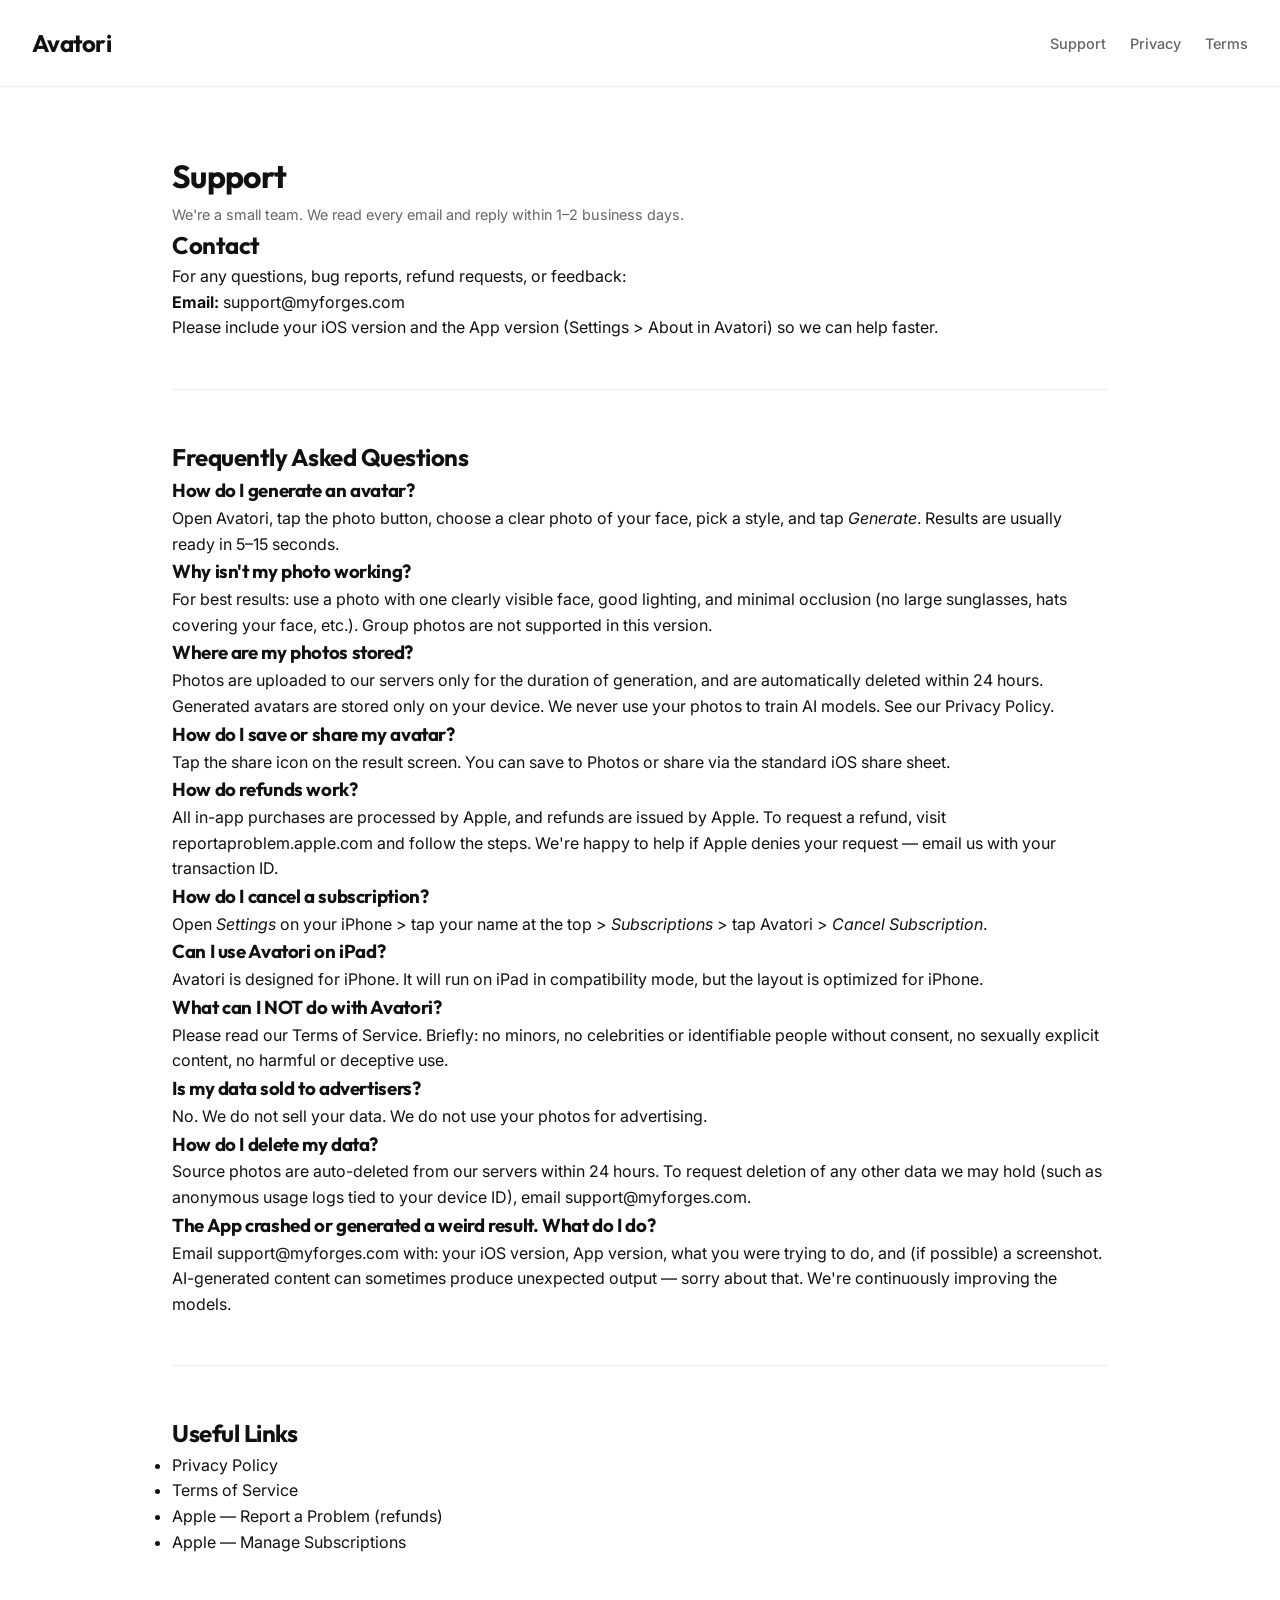
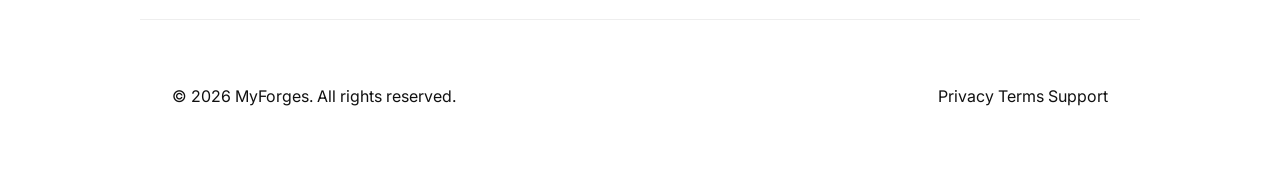
<file: website/support.html>
<!DOCTYPE html>
<html lang="en">
<head>
  <meta charset="UTF-8" />
  <meta name="viewport" content="width=device-width, initial-scale=1.0" />
  <title>Support — Avatori</title>
  <link rel="stylesheet" href="styles.css" />
</head>
<body>
  <header class="site">
    <a href="/" class="brand">Avatori</a>
    <nav>
      <a href="support.html">Support</a>
      <a href="privacy.html">Privacy</a>
      <a href="terms.html">Terms</a>
    </nav>
  </header>

  <main>
    <h1>Support</h1>
    <p class="muted">We're a small team. We read every email and reply within 1–2 business days.</p>

    <h2>Contact</h2>
    <p>For any questions, bug reports, refund requests, or feedback:</p>
    <p><strong>Email:</strong> <a href="mailto:support@myforges.com">support@myforges.com</a></p>
    <p>Please include your iOS version and the App version (Settings &gt; About in Avatori) so we can help faster.</p>

    <hr />

    <h2>Frequently Asked Questions</h2>

    <h3>How do I generate an avatar?</h3>
    <p>Open Avatori, tap the photo button, choose a clear photo of your face, pick a style, and tap <em>Generate</em>. Results are usually ready in 5–15 seconds.</p>

    <h3>Why isn't my photo working?</h3>
    <p>For best results: use a photo with one clearly visible face, good lighting, and minimal occlusion (no large sunglasses, hats covering your face, etc.). Group photos are not supported in this version.</p>

    <h3>Where are my photos stored?</h3>
    <p>Photos are uploaded to our servers only for the duration of generation, and are automatically deleted within 24 hours. Generated avatars are stored only on your device. We never use your photos to train AI models. See our <a href="privacy.html">Privacy Policy</a>.</p>

    <h3>How do I save or share my avatar?</h3>
    <p>Tap the share icon on the result screen. You can save to Photos or share via the standard iOS share sheet.</p>

    <h3>How do refunds work?</h3>
    <p>All in-app purchases are processed by Apple, and refunds are issued by Apple. To request a refund, visit <a href="https://reportaproblem.apple.com" target="_blank" rel="noopener">reportaproblem.apple.com</a> and follow the steps. We're happy to help if Apple denies your request — email us with your transaction ID.</p>

    <h3>How do I cancel a subscription?</h3>
    <p>Open <em>Settings</em> on your iPhone &gt; tap your name at the top &gt; <em>Subscriptions</em> &gt; tap Avatori &gt; <em>Cancel Subscription</em>.</p>

    <h3>Can I use Avatori on iPad?</h3>
    <p>Avatori is designed for iPhone. It will run on iPad in compatibility mode, but the layout is optimized for iPhone.</p>

    <h3>What can I NOT do with Avatori?</h3>
    <p>Please read our <a href="terms.html">Terms of Service</a>. Briefly: no minors, no celebrities or identifiable people without consent, no sexually explicit content, no harmful or deceptive use.</p>

    <h3>Is my data sold to advertisers?</h3>
    <p>No. We do not sell your data. We do not use your photos for advertising.</p>

    <h3>How do I delete my data?</h3>
    <p>Source photos are auto-deleted from our servers within 24 hours. To request deletion of any other data we may hold (such as anonymous usage logs tied to your device ID), email <a href="mailto:support@myforges.com">support@myforges.com</a>.</p>

    <h3>The App crashed or generated a weird result. What do I do?</h3>
    <p>Email <a href="mailto:support@myforges.com">support@myforges.com</a> with: your iOS version, App version, what you were trying to do, and (if possible) a screenshot. AI-generated content can sometimes produce unexpected output — sorry about that. We're continuously improving the models.</p>

    <hr />

    <h2>Useful Links</h2>
    <ul>
      <li><a href="privacy.html">Privacy Policy</a></li>
      <li><a href="terms.html">Terms of Service</a></li>
      <li><a href="https://reportaproblem.apple.com" target="_blank" rel="noopener">Apple — Report a Problem (refunds)</a></li>
      <li><a href="https://support.apple.com/en-us/HT202039" target="_blank" rel="noopener">Apple — Manage Subscriptions</a></li>
    </ul>
  </main>

  <footer class="site">
    <div>&copy; 2026 MyForges. All rights reserved.</div>
    <div>
      <a href="privacy.html">Privacy</a>
      <a href="terms.html">Terms</a>
      <a href="support.html">Support</a>
    </div>
  </footer>
</body>
</html>
</file>
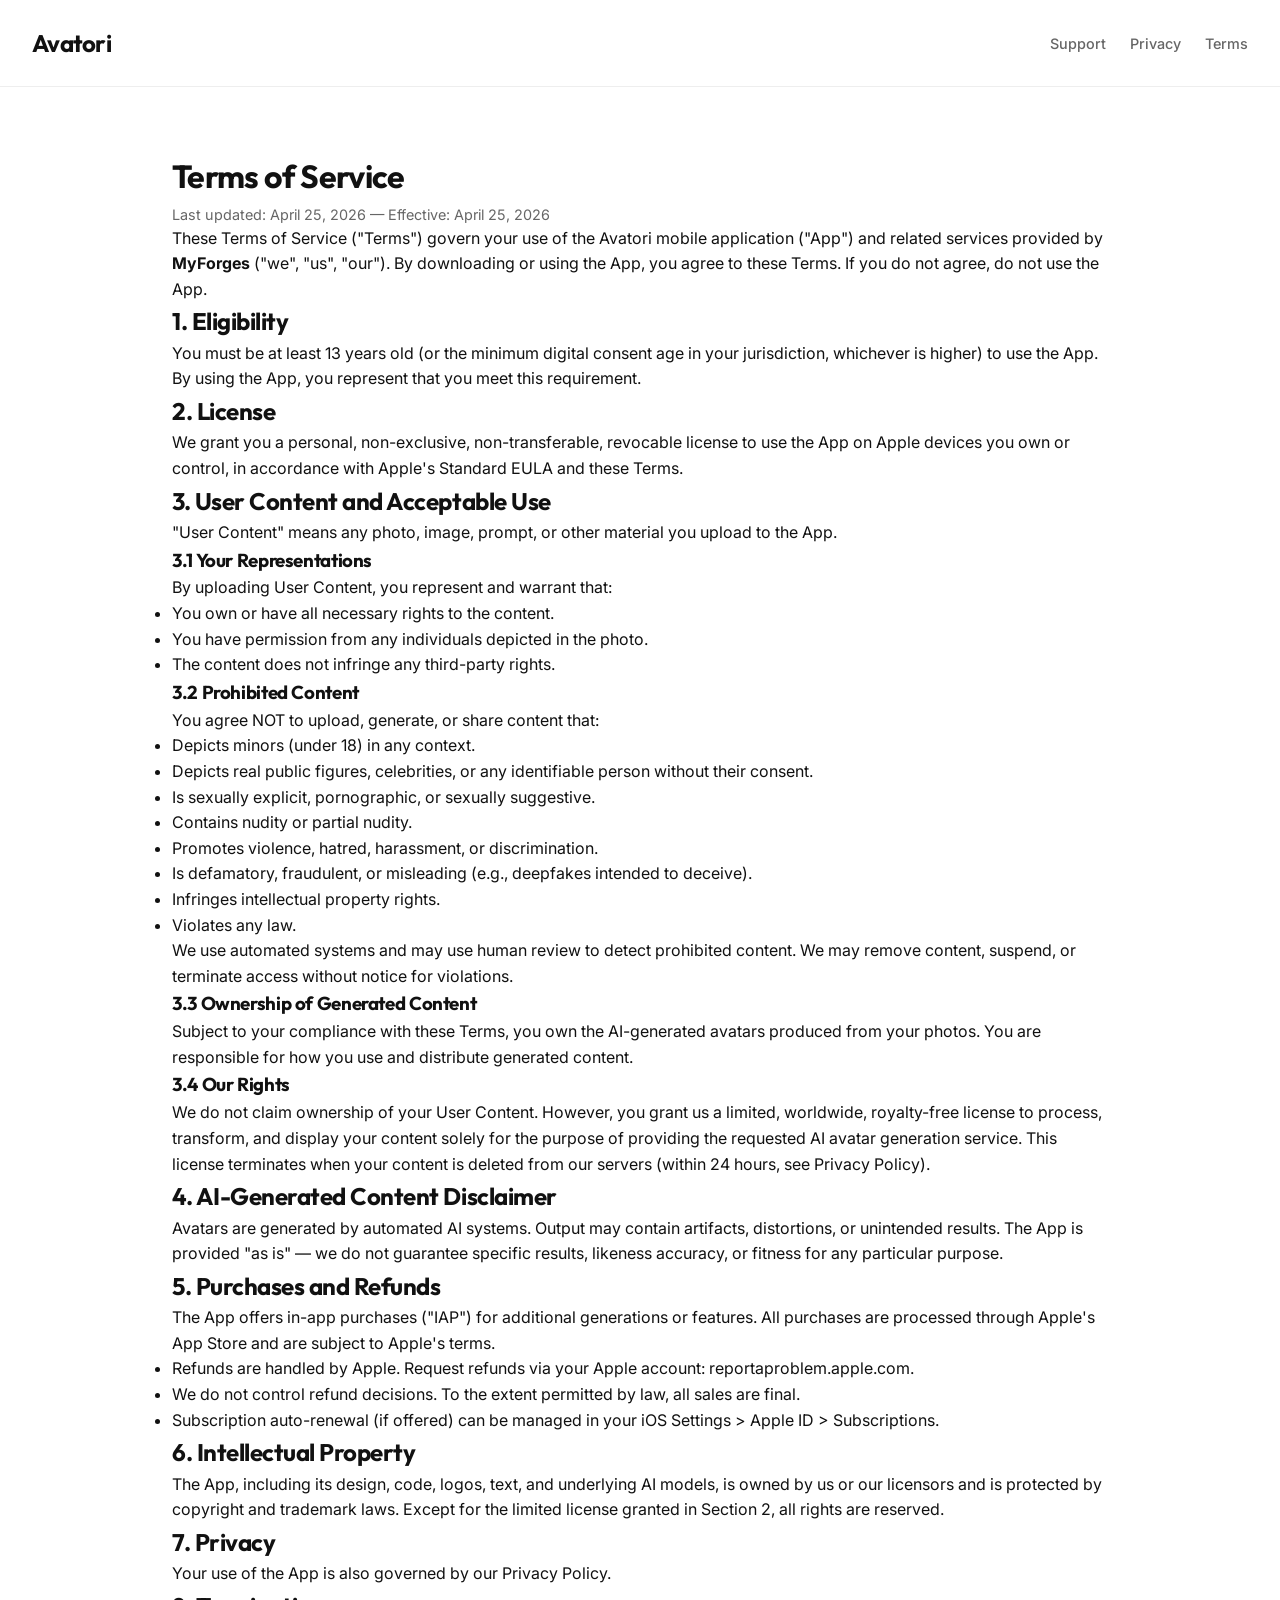
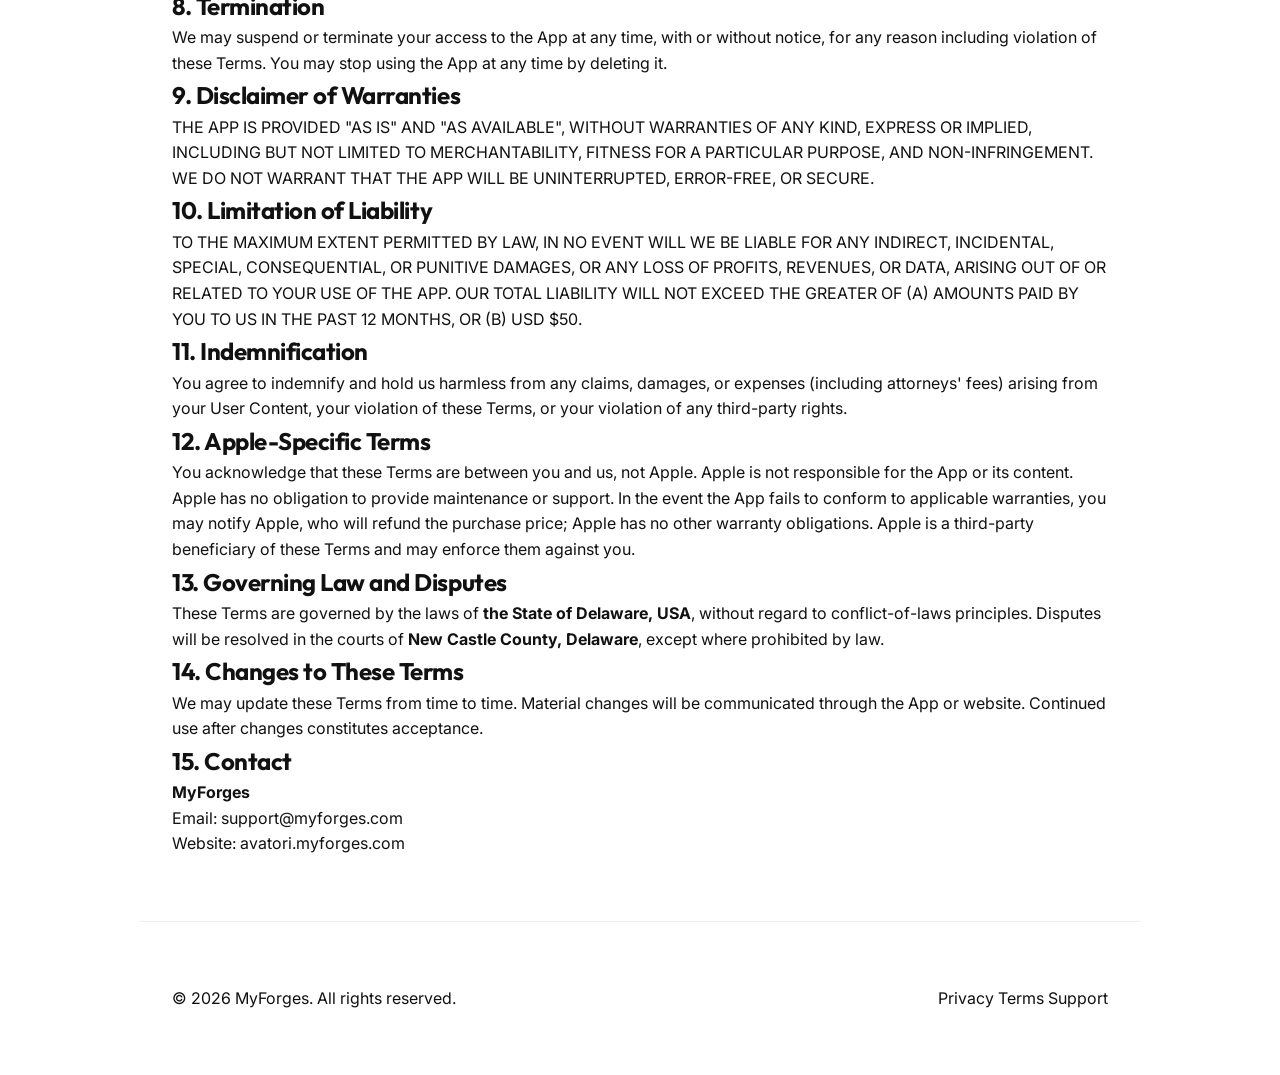
<file: website/terms.html>
<!DOCTYPE html>
<html lang="en">
<head>
  <meta charset="UTF-8" />
  <meta name="viewport" content="width=device-width, initial-scale=1.0" />
  <title>Terms of Service — Avatori</title>
  <link rel="stylesheet" href="styles.css" />
</head>
<body>
  <header class="site">
    <a href="/" class="brand">Avatori</a>
    <nav>
      <a href="support.html">Support</a>
      <a href="privacy.html">Privacy</a>
      <a href="terms.html">Terms</a>
    </nav>
  </header>

  <main>
    <h1>Terms of Service</h1>
    <p class="muted">Last updated: April 25, 2026 — Effective: April 25, 2026</p>

    <p>These Terms of Service ("Terms") govern your use of the Avatori mobile application ("App") and related services provided by <strong>MyForges</strong> ("we", "us", "our"). By downloading or using the App, you agree to these Terms. If you do not agree, do not use the App.</p>

    <h2>1. Eligibility</h2>
    <p>You must be at least 13 years old (or the minimum digital consent age in your jurisdiction, whichever is higher) to use the App. By using the App, you represent that you meet this requirement.</p>

    <h2>2. License</h2>
    <p>We grant you a personal, non-exclusive, non-transferable, revocable license to use the App on Apple devices you own or control, in accordance with Apple's <a href="https://www.apple.com/legal/internet-services/itunes/dev/stdeula/" target="_blank" rel="noopener">Standard EULA</a> and these Terms.</p>

    <h2>3. User Content and Acceptable Use</h2>
    <p>"User Content" means any photo, image, prompt, or other material you upload to the App.</p>

    <h3>3.1 Your Representations</h3>
    <p>By uploading User Content, you represent and warrant that:</p>
    <ul>
      <li>You own or have all necessary rights to the content.</li>
      <li>You have permission from any individuals depicted in the photo.</li>
      <li>The content does not infringe any third-party rights.</li>
    </ul>

    <h3>3.2 Prohibited Content</h3>
    <p>You agree NOT to upload, generate, or share content that:</p>
    <ul>
      <li>Depicts minors (under 18) in any context.</li>
      <li>Depicts real public figures, celebrities, or any identifiable person without their consent.</li>
      <li>Is sexually explicit, pornographic, or sexually suggestive.</li>
      <li>Contains nudity or partial nudity.</li>
      <li>Promotes violence, hatred, harassment, or discrimination.</li>
      <li>Is defamatory, fraudulent, or misleading (e.g., deepfakes intended to deceive).</li>
      <li>Infringes intellectual property rights.</li>
      <li>Violates any law.</li>
    </ul>
    <p>We use automated systems and may use human review to detect prohibited content. We may remove content, suspend, or terminate access without notice for violations.</p>

    <h3>3.3 Ownership of Generated Content</h3>
    <p>Subject to your compliance with these Terms, you own the AI-generated avatars produced from your photos. You are responsible for how you use and distribute generated content.</p>

    <h3>3.4 Our Rights</h3>
    <p>We do not claim ownership of your User Content. However, you grant us a limited, worldwide, royalty-free license to process, transform, and display your content solely for the purpose of providing the requested AI avatar generation service. This license terminates when your content is deleted from our servers (within 24 hours, see Privacy Policy).</p>

    <h2>4. AI-Generated Content Disclaimer</h2>
    <p>Avatars are generated by automated AI systems. Output may contain artifacts, distortions, or unintended results. The App is provided "as is" — we do not guarantee specific results, likeness accuracy, or fitness for any particular purpose.</p>

    <h2>5. Purchases and Refunds</h2>
    <p>The App offers in-app purchases ("IAP") for additional generations or features. All purchases are processed through Apple's App Store and are subject to Apple's terms.</p>
    <ul>
      <li>Refunds are handled by Apple. Request refunds via your Apple account: <a href="https://reportaproblem.apple.com" target="_blank" rel="noopener">reportaproblem.apple.com</a>.</li>
      <li>We do not control refund decisions. To the extent permitted by law, all sales are final.</li>
      <li>Subscription auto-renewal (if offered) can be managed in your iOS Settings &gt; Apple ID &gt; Subscriptions.</li>
    </ul>

    <h2>6. Intellectual Property</h2>
    <p>The App, including its design, code, logos, text, and underlying AI models, is owned by us or our licensors and is protected by copyright and trademark laws. Except for the limited license granted in Section 2, all rights are reserved.</p>

    <h2>7. Privacy</h2>
    <p>Your use of the App is also governed by our <a href="privacy.html">Privacy Policy</a>.</p>

    <h2>8. Termination</h2>
    <p>We may suspend or terminate your access to the App at any time, with or without notice, for any reason including violation of these Terms. You may stop using the App at any time by deleting it.</p>

    <h2>9. Disclaimer of Warranties</h2>
    <p>THE APP IS PROVIDED "AS IS" AND "AS AVAILABLE", WITHOUT WARRANTIES OF ANY KIND, EXPRESS OR IMPLIED, INCLUDING BUT NOT LIMITED TO MERCHANTABILITY, FITNESS FOR A PARTICULAR PURPOSE, AND NON-INFRINGEMENT. WE DO NOT WARRANT THAT THE APP WILL BE UNINTERRUPTED, ERROR-FREE, OR SECURE.</p>

    <h2>10. Limitation of Liability</h2>
    <p>TO THE MAXIMUM EXTENT PERMITTED BY LAW, IN NO EVENT WILL WE BE LIABLE FOR ANY INDIRECT, INCIDENTAL, SPECIAL, CONSEQUENTIAL, OR PUNITIVE DAMAGES, OR ANY LOSS OF PROFITS, REVENUES, OR DATA, ARISING OUT OF OR RELATED TO YOUR USE OF THE APP. OUR TOTAL LIABILITY WILL NOT EXCEED THE GREATER OF (A) AMOUNTS PAID BY YOU TO US IN THE PAST 12 MONTHS, OR (B) USD $50.</p>

    <h2>11. Indemnification</h2>
    <p>You agree to indemnify and hold us harmless from any claims, damages, or expenses (including attorneys' fees) arising from your User Content, your violation of these Terms, or your violation of any third-party rights.</p>

    <h2>12. Apple-Specific Terms</h2>
    <p>You acknowledge that these Terms are between you and us, not Apple. Apple is not responsible for the App or its content. Apple has no obligation to provide maintenance or support. In the event the App fails to conform to applicable warranties, you may notify Apple, who will refund the purchase price; Apple has no other warranty obligations. Apple is a third-party beneficiary of these Terms and may enforce them against you.</p>

    <h2>13. Governing Law and Disputes</h2>
    <p>These Terms are governed by the laws of <strong>the State of Delaware, USA</strong>, without regard to conflict-of-laws principles. Disputes will be resolved in the courts of <strong>New Castle County, Delaware</strong>, except where prohibited by law.</p>

    <h2>14. Changes to These Terms</h2>
    <p>We may update these Terms from time to time. Material changes will be communicated through the App or website. Continued use after changes constitutes acceptance.</p>

    <h2>15. Contact</h2>
    <p>
      <strong>MyForges</strong><br />
      Email: <a href="mailto:support@myforges.com">support@myforges.com</a><br />
      Website: <a href="https://avatori.myforges.com">avatori.myforges.com</a>
    </p>
  </main>

  <footer class="site">
    <div>&copy; 2026 MyForges. All rights reserved.</div>
    <div>
      <a href="privacy.html">Privacy</a>
      <a href="terms.html">Terms</a>
      <a href="support.html">Support</a>
    </div>
  </footer>
</body>
</html>
</file>
<file: styles.css>
:root {
  --font-sans: -apple-system, BlinkMacSystemFont, "SF Pro Text", "Segoe UI", "Helvetica Neue", Roboto, system-ui, sans-serif;
  --font-display: -apple-system, BlinkMacSystemFont, "SF Pro Display", "Segoe UI", "Helvetica Neue", Roboto, system-ui, sans-serif;

  --bg: #ffffff;
  --fg: #111111;
  --muted: #666666;
  --accent: #000000;
  --accent-fg: #ffffff;
  --border: #eeeeee;
  --card-bg: #f9f9f9;
  --header-bg: rgba(255, 255, 255, 0.8);
  --how-bg: #fbfbfb;
  --hero-gradient: linear-gradient(135deg, #000 0%, #444 100%);

  --radius: 12px;
  --shadow: 0 4px 12px rgba(0, 0, 0, 0.05);
  --transition: all 0.3s cubic-bezier(0.4, 0, 0.2, 1);
}

@media (prefers-color-scheme: dark) {
  :root {
    --bg: #0a0a0a;
    --fg: #f5f5f5;
    --muted: #9ca3af;
    --accent: #ffffff;
    --accent-fg: #0a0a0a;
    --border: #1f2937;
    --card-bg: #141414;
    --header-bg: rgba(10, 10, 10, 0.8);
    --how-bg: #111111;
    --hero-gradient: linear-gradient(135deg, #ffffff 0%, #aaaaaa 100%);
    --shadow: 0 4px 12px rgba(0, 0, 0, 0.4);
  }
}

* {
  box-sizing: border-box;
  margin: 0;
  padding: 0;
}

body {
  font-family: var(--font-sans);
  color: var(--fg);
  background: var(--bg);
  line-height: 1.6;
  -webkit-font-smoothing: antialiased;
}

a {
  color: inherit;
  text-decoration: none;
  transition: var(--transition);
}

h1, h2, h3 {
  font-family: var(--font-display);
  font-weight: 700;
  letter-spacing: -0.02em;
}

header.site {
  display: flex;
  justify-content: space-between;
  align-items: center;
  padding: 1.5rem 2rem;
  position: sticky;
  top: 0;
  background: var(--header-bg);
  backdrop-filter: blur(12px);
  -webkit-backdrop-filter: blur(12px);
  z-index: 100;
  border-bottom: 1px solid var(--border);
}

header.site .brand {
  font-family: var(--font-display);
  font-weight: 700;
  font-size: 1.5rem;
  letter-spacing: -0.03em;
}

header.site nav {
  display: flex;
  gap: 1.5rem;
}

header.site nav a {
  font-weight: 500;
  color: var(--muted);
  font-size: 0.9rem;
}

header.site nav a:hover {
  color: var(--fg);
}

main {
  max-width: 1000px;
  margin: 0 auto;
  padding: 4rem 2rem;
}

section {
  margin-bottom: 6rem;
}

.hero {
  text-align: center;
  max-width: 700px;
  margin: 0 auto 6rem;
}

.hero h1 {
  font-size: 4rem;
  line-height: 1.1;
  margin-bottom: 1.5rem;
  background: var(--hero-gradient);
  -webkit-background-clip: text;
  background-clip: text;
  -webkit-text-fill-color: transparent;
  color: transparent;
}

.tagline {
  font-size: 1.25rem;
  color: var(--muted);
  margin-bottom: 2.5rem;
}

.cta-row {
  display: flex;
  gap: 1rem;
  justify-content: center;
}

.cta {
  padding: 0.8rem 1.5rem;
  border-radius: var(--radius);
  font-weight: 600;
  font-size: 1rem;
  border: 1px solid var(--border);
}

.cta.primary {
  background: var(--accent);
  color: var(--accent-fg);
  border-color: var(--accent);
}

.cta.primary:hover {
  transform: translateY(-2px);
  box-shadow: 0 8px 20px rgba(0, 0, 0, 0.15);
}

.cta:not(.primary):hover {
  background: var(--card-bg);
}

.features {
  display: grid;
  grid-template-columns: repeat(auto-fit, minmax(300px, 1fr));
  gap: 2rem;
}

.feature {
  background: var(--card-bg);
  padding: 2rem;
  border-radius: var(--radius);
  border: 1px solid var(--border);
  transition: var(--transition);
  overflow: hidden;
  display: flex;
  flex-direction: column;
}

.feature:hover {
  transform: translateY(-5px);
  box-shadow: var(--shadow);
}

.feature img {
  width: 100%;
  height: 240px;
  object-fit: cover;
  border-radius: calc(var(--radius) - 4px);
  margin-bottom: 1.5rem;
}

.feature h3 {
  margin-bottom: 0.75rem;
  font-size: 1.5rem;
}

.feature p {
  color: var(--muted);
  font-size: 0.95rem;
}

.how-it-works {
  background: var(--how-bg);
  padding: 4rem;
  border-radius: 2rem;
}

.how-it-works h2 {
  text-align: center;
  margin-bottom: 3rem;
  font-size: 2.5rem;
}

ol {
  display: grid;
  grid-template-columns: repeat(auto-fit, minmax(200px, 1fr));
  gap: 3rem;
  list-style: none;
  counter-reset: steps;
  margin-bottom: 3rem;
}

ol li {
  position: relative;
  padding-top: 3rem;
  text-align: center;
}

ol li::before {
  counter-increment: steps;
  content: counter(steps);
  position: absolute;
  top: 0;
  left: 50%;
  transform: translateX(-50%);
  width: 2.5rem;
  height: 2.5rem;
  background: var(--accent);
  color: var(--accent-fg);
  border-radius: 50%;
  display: flex;
  align-items: center;
  justify-content: center;
  font-weight: 700;
}

.muted {
  color: var(--muted);
  font-size: 0.9rem;
}

hr {
  border: 0;
  border-top: 1px solid var(--border);
  margin: 3rem 0;
}

footer.site {
  border-top: 1px solid var(--border);
  padding: 4rem 2rem;
  max-width: 1000px;
  margin: 0 auto;
  display: flex;
  justify-content: space-between;
  align-items: flex-start;
}

footer.site nav {
  display: flex;
  flex-direction: column;
  gap: 0.5rem;
}

footer.site nav a {
  color: var(--muted);
  font-size: 0.9rem;
}

footer.site nav a:hover {
  color: var(--fg);
}

table {
  width: 100%;
  border-collapse: collapse;
  margin: 2rem 0;
}

th, td {
  text-align: left;
  padding: 1rem;
  border-bottom: 1px solid var(--border);
}

th {
  font-weight: 600;
  color: var(--muted);
  font-size: 0.85rem;
  text-transform: uppercase;
  letter-spacing: 0.05em;
}

@media (max-width: 768px) {
  .hero h1 {
    font-size: 3rem;
  }
  
  footer.site {
    flex-direction: column;
    gap: 2rem;
  }
}
</file>
<file: website/styles.css>
@import url('https://fonts.googleapis.com/css2?family=Inter:wght@400;500;600&family=Outfit:wght@400;600;700&display=swap');

:root {
  --font-sans: 'Inter', system-ui, -apple-system, sans-serif;
  --font-display: 'Outfit', var(--font-sans);
  
  --bg: #ffffff;
  --fg: #111111;
  --muted: #666666;
  --accent: #000000;
  --accent-fg: #ffffff;
  --border: #eeeeee;
  --card-bg: #f9f9f9;
  
  --radius: 12px;
  --shadow: 0 4px 12px rgba(0, 0, 0, 0.05);
  --transition: all 0.3s cubic-bezier(0.4, 0, 0.2, 1);
}

* {
  box-sizing: border-box;
  margin: 0;
  padding: 0;
}

body {
  font-family: var(--font-sans);
  color: var(--fg);
  background: var(--bg);
  line-height: 1.6;
  -webkit-font-smoothing: antialiased;
}

a {
  color: inherit;
  text-decoration: none;
  transition: var(--transition);
}

h1, h2, h3 {
  font-family: var(--font-display);
  font-weight: 700;
  letter-spacing: -0.02em;
}

header.site {
  display: flex;
  justify-content: space-between;
  align-items: center;
  padding: 1.5rem 2rem;
  position: sticky;
  top: 0;
  background: rgba(255, 255, 255, 0.8);
  backdrop-filter: blur(12px);
  z-index: 100;
  border-bottom: 1px solid var(--border);
}

header.site .brand {
  font-family: var(--font-display);
  font-weight: 700;
  font-size: 1.5rem;
  letter-spacing: -0.03em;
}

header.site nav {
  display: flex;
  gap: 1.5rem;
}

header.site nav a {
  font-weight: 500;
  color: var(--muted);
  font-size: 0.9rem;
}

header.site nav a:hover {
  color: var(--fg);
}

main {
  max-width: 1000px;
  margin: 0 auto;
  padding: 4rem 2rem;
}

section {
  margin-bottom: 6rem;
}

.hero {
  text-align: center;
  max-width: 700px;
  margin: 0 auto 6rem;
}

.hero h1 {
  font-size: 4rem;
  line-height: 1.1;
  margin-bottom: 1.5rem;
  background: linear-gradient(135deg, #000 0%, #444 100%);
  -webkit-background-clip: text;
  -webkit-text-fill-color: transparent;
}

.tagline {
  font-size: 1.25rem;
  color: var(--muted);
  margin-bottom: 2.5rem;
}

.cta-row {
  display: flex;
  gap: 1rem;
  justify-content: center;
}

.cta {
  padding: 0.8rem 1.5rem;
  border-radius: var(--radius);
  font-weight: 600;
  font-size: 1rem;
  border: 1px solid var(--border);
}

.cta.primary {
  background: var(--accent);
  color: var(--accent-fg);
  border-color: var(--accent);
}

.cta.primary:hover {
  transform: translateY(-2px);
  box-shadow: 0 8px 20px rgba(0, 0, 0, 0.15);
}

.cta:not(.primary):hover {
  background: var(--card-bg);
}

.features {
  display: grid;
  grid-template-columns: repeat(auto-fit, minmax(300px, 1fr));
  gap: 2rem;
}

.feature {
  background: var(--card-bg);
  padding: 2rem;
  border-radius: var(--radius);
  border: 1px solid var(--border);
  transition: var(--transition);
  overflow: hidden;
  display: flex;
  flex-direction: column;
}

.feature:hover {
  transform: translateY(-5px);
  box-shadow: var(--shadow);
}

.feature img {
  width: 100%;
  height: 240px;
  object-fit: cover;
  border-radius: calc(var(--radius) - 4px);
  margin-bottom: 1.5rem;
}

.feature h3 {
  margin-bottom: 0.75rem;
  font-size: 1.5rem;
}

.feature p {
  color: var(--muted);
  font-size: 0.95rem;
}

.how-it-works {
  background: #fbfbfb;
  padding: 4rem;
  border-radius: 2rem;
}

.how-it-works h2 {
  text-align: center;
  margin-bottom: 3rem;
  font-size: 2.5rem;
}

ol {
  display: grid;
  grid-template-columns: repeat(auto-fit, minmax(200px, 1fr));
  gap: 3rem;
  list-style: none;
  counter-reset: steps;
  margin-bottom: 3rem;
}

ol li {
  position: relative;
  padding-top: 3rem;
  text-align: center;
}

ol li::before {
  counter-increment: steps;
  content: counter(steps);
  position: absolute;
  top: 0;
  left: 50%;
  transform: translateX(-50%);
  width: 2.5rem;
  height: 2.5rem;
  background: var(--accent);
  color: var(--accent-fg);
  border-radius: 50%;
  display: flex;
  align-items: center;
  justify-content: center;
  font-weight: 700;
}

.muted {
  color: var(--muted);
  font-size: 0.9rem;
}

hr {
  border: 0;
  border-top: 1px solid var(--border);
  margin: 3rem 0;
}

footer.site {
  border-top: 1px solid var(--border);
  padding: 4rem 2rem;
  max-width: 1000px;
  margin: 0 auto;
  display: flex;
  justify-content: space-between;
  align-items: flex-start;
}

footer.site nav {
  display: flex;
  flex-direction: column;
  gap: 0.5rem;
}

footer.site nav a {
  color: var(--muted);
  font-size: 0.9rem;
}

footer.site nav a:hover {
  color: var(--fg);
}

table {
  width: 100%;
  border-collapse: collapse;
  margin: 2rem 0;
}

th, td {
  text-align: left;
  padding: 1rem;
  border-bottom: 1px solid var(--border);
}

th {
  font-weight: 600;
  color: var(--muted);
  font-size: 0.85rem;
  text-transform: uppercase;
  letter-spacing: 0.05em;
}

@media (max-width: 768px) {
  .hero h1 {
    font-size: 3rem;
  }
  
  footer.site {
    flex-direction: column;
    gap: 2rem;
  }
}
</file>
